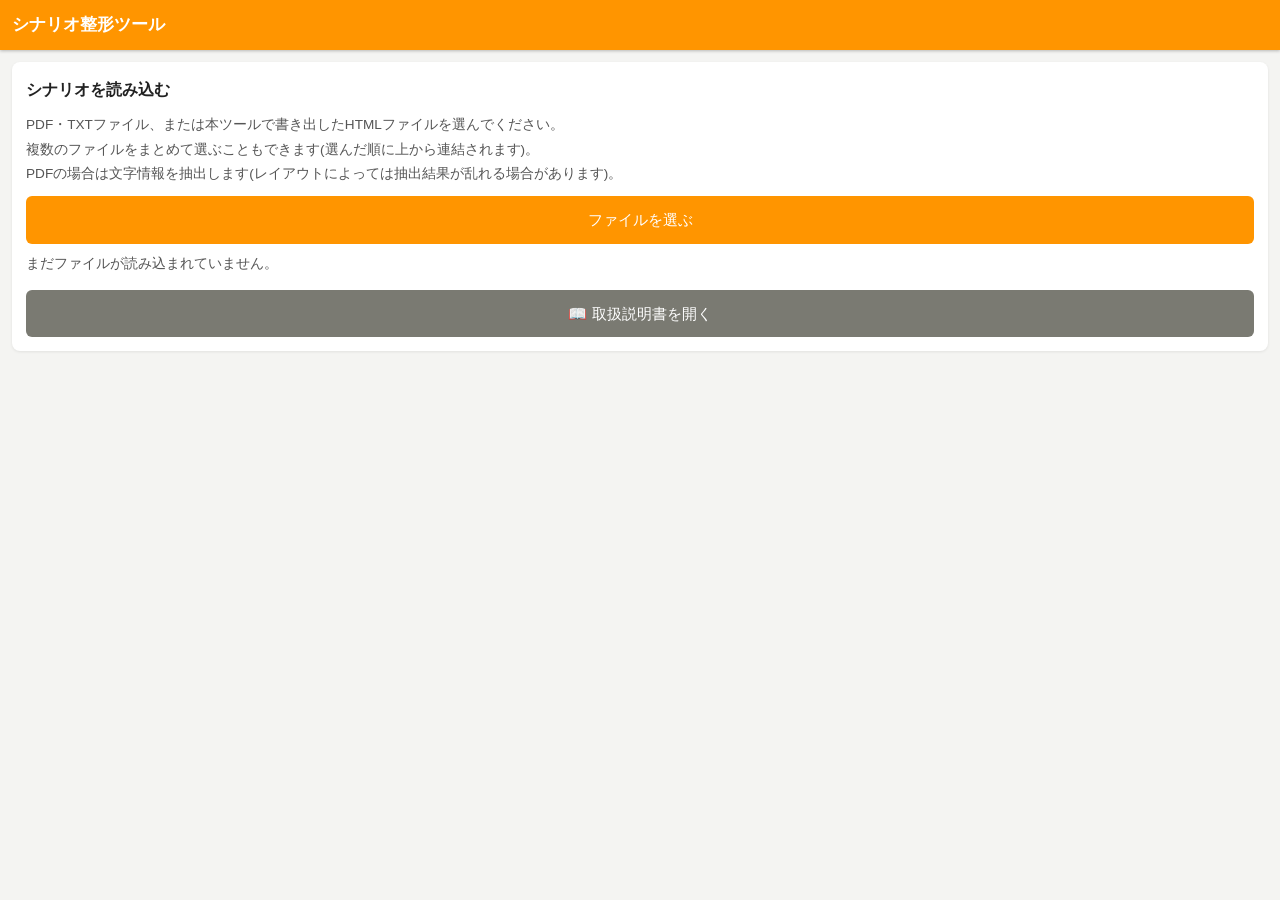
<file: index.html>
<!DOCTYPE html>
<html lang="ja">
<head>
<meta charset="UTF-8" />
<!-- 多層防御のためのCSP(2026-11-20のセキュリティ点検)。読み込むファイルは洗浄しているが、
     万一本文にイベントハンドラ属性(on*)やscriptが紛れ込んでも実行させず、外部への通信も禁止する。
     styleは本文の字下げ等でstyle属性を使うため'unsafe-inline'を許可している。 -->
<meta http-equiv="Content-Security-Policy" content="default-src 'self'; script-src 'self'; worker-src 'self'; style-src 'self' 'unsafe-inline'; img-src 'self' data: blob:; connect-src 'self'; font-src 'self'; manifest-src 'self'; object-src 'none'; base-uri 'none'; form-action 'none'" />
<meta name="viewport" content="width=device-width, initial-scale=1.0, maximum-scale=1.0" />
<title>シナリオ整形ツール</title>
<link rel="icon" href="icon.png?v=2" />
<link rel="apple-touch-icon" href="icon.png?v=2" />
<link rel="manifest" href="manifest.webmanifest" />
<meta name="theme-color" content="#ff9500" />
<meta name="apple-mobile-web-app-capable" content="yes" />
<meta name="apple-mobile-web-app-title" content="シナリオ整形ツール" />
<link rel="stylesheet" href="style.css?v=18" />
</head>
<body class="mode-edit">

<div class="app-chrome" id="app-chrome">
<header class="app-header">
  <h1 class="app-header__title">シナリオ整形ツール</h1>

  <div class="mode-switch" id="mode-switch" hidden>
    <button type="button" class="mode-switch__btn is-active" data-mode="edit" id="btn-mode-edit">編集</button>
    <button type="button" class="mode-switch__btn" data-mode="preview" id="btn-mode-preview">プレビュー</button>
  </div>

  <button type="button" class="app-header__menu-btn" id="btn-sidebar-open" hidden aria-label="メニューを開く">☰</button>
</header>

<!-- 編集用リボン(Word風、常時上部に固定表示。5.3。iPhone/iPad実機検証で、選択範囲に
     追従するミニツールバーがOS標準のコピー&ペーストのポップアップと重なってタップ
     できなくなる不具合が判明したため、2026-07-25にこの形式に変更した) -->
<div class="mini-toolbar" id="mini-toolbar" hidden>
  <!-- 狭い画面で多くのボタンを横スクロールせずに届かせるため、アイコンのみの表示にしている
       (2026-09-28、Mikoto要望)。ボタンの名前はtitle・aria-labelで持たせる。アイコンはMikoto作成の
       PNG(1色・背景透明)を、CSSのマスクとしてボタンの文字色で塗って表示する(style.cssの.ribbon-icon参照)。 -->
  <button type="button" id="btn-undo" title="元に戻す" aria-label="元に戻す" disabled><span class="ribbon-icon ribbon-icon--undo"></span></button>
  <!-- サイドバーが長くなりすぎたため、旧「編集ツール」セクションの機能をここへ移した
       (2026-07-27、Mikoto要望)。選択範囲を必要としない操作なので data-action は付けず、
       常時押せるようにしている。狭い画面でもスクロールせず届くよう前方に置く。 -->
  <button type="button" id="btn-find-toggle" title="検索・一括置換" aria-label="検索・一括置換"><span class="ribbon-icon ribbon-icon--find"></span></button>
  <button type="button" id="btn-insert-empty-line" title="カーソル位置に空行を挿入" aria-label="空行挿入"><span class="ribbon-icon ribbon-icon--empty-line"></span></button>
  <span class="mini-toolbar__sep"></span>
  <button type="button" data-action="heading" title="見出しにする" aria-label="見出し" disabled><span class="ribbon-icon ribbon-icon--heading"></span></button>
  <button type="button" data-action="copybtn" title="コピペボタン設置" aria-label="コピペボタン設置" disabled><span class="ribbon-icon ribbon-icon--copybtn"></span></button>
  <!-- コピー範囲の分割(5.12)。選択範囲ではなくカーソル位置で動くため data-action は持たず、
       コピー範囲の中にカーソルがあるときだけ押せる(updateSplitCopyButton) -->
  <button type="button" id="btn-split-copy" title="カーソル位置でコピー範囲を2つに分割" aria-label="コピー範囲を分割" disabled><span class="ribbon-icon ribbon-icon--split"></span></button>
  <button type="button" data-action="npc" title="選択範囲からNPCカードを作成" aria-label="NPCカード化" disabled><span class="ribbon-icon ribbon-icon--npc"></span></button>
  <button type="button" data-action="link" title="内部リンクを設定" aria-label="リンク" disabled><span class="ribbon-icon ribbon-icon--link"></span></button>
  <span class="mini-toolbar__sep"></span>
  <button type="button" data-action="bold" title="太字" disabled><b>B</b></button>
  <button type="button" data-action="italic" title="イタリック" disabled><i>I</i></button>
  <button type="button" data-action="underline" title="下線" disabled><u>U</u></button>
</div>

<!-- 検索・一括置換バー(5.16)。リボンの🔍で開閉する。検索と一括置換はボタンを分けたまま
     (2026-07-27、Mikoto要望により統合しない)。 -->
<div class="find-bar" id="find-bar" hidden>
  <div class="find-bar__row">
    <input type="text" class="find-bar__input" id="find-input" placeholder="検索する文字列" />
    <button type="button" class="find-bar__btn" id="btn-find-run">検索</button>
    <button type="button" class="find-bar__btn" id="btn-find-prev" title="前の一致箇所へ" disabled>↑</button>
    <button type="button" class="find-bar__btn" id="btn-find-next" title="次の一致箇所へ" disabled>↓</button>
    <button type="button" class="find-bar__btn find-bar__btn--close" id="btn-find-close" title="閉じる">×</button>
  </div>
  <div class="find-bar__row">
    <input type="text" class="find-bar__input" id="replace-input" placeholder="置換後の文字列" />
    <button type="button" class="find-bar__btn" id="btn-replace-all">一括置換</button>
  </div>
  <p class="find-bar__status" id="find-status"></p>
</div>
</div>

<div class="sidebar-backdrop" id="sidebar-backdrop" hidden></div>
<aside class="sidebar" id="sidebar" hidden>
  <div class="sidebar__header">
    <span class="sidebar__title" id="sidebar-title">メニュー</span>
    <button type="button" class="icon-btn" id="btn-sidebar-close" aria-label="閉じる">×</button>
  </div>
  <div class="sidebar__export" id="export-bar" hidden>
    <h3 class="sidebar-section__title">書き出し</h3>
    <div class="sidebar__export-row">
      <select id="export-format-select">
        <option value="html">HTML(セッション用)</option>
        <option value="markdown">Markdown(記録用)</option>
        <option value="text">テキスト(.txt)</option>
      </select>
      <button type="button" class="btn btn--secondary" id="btn-export-download">書き出す</button>
    </div>
    <!-- 上書き保存(5.14)。File System Access API対応ブラウザでHTMLを選んでいるときだけ表示する -->
    <p class="export-target" id="export-target" hidden></p>
    <button type="button" class="btn btn--secondary btn--small btn--block" id="btn-export-saveas" hidden>別名で保存</button>
    <!-- iPhone・iPad向け(5.14)。共有シートの「ファイルに保存」から、同名ファイルを置き換えられる -->
    <button type="button" class="btn btn--secondary btn--small btn--block" id="btn-export-share" hidden>共有して保存</button>
  </div>
  <div class="sidebar__body" id="sidebar-body"></div>
</aside>

<main>

  <!-- 読み込みエリア -->
  <section class="panel" id="section-load">
    <h2 class="panel__title">シナリオを読み込む</h2>
    <p class="panel__desc">
      PDF・TXTファイル、または本ツールで書き出したHTMLファイルを選んでください。<br>
      複数のファイルをまとめて選ぶこともできます(選んだ順に上から連結されます)。<br>
      PDFの場合は文字情報を抽出します(レイアウトによっては抽出結果が乱れる場合があります)。
    </p>
    <label class="btn btn--primary btn--block" for="file-input">ファイルを選ぶ</label>
    <input type="file" id="file-input" accept=".pdf,.txt,.html,application/pdf,text/plain,text/html" multiple hidden />
    <p class="load-status" id="load-status">まだファイルが読み込まれていません。</p>
    <!-- メニューの「別のファイルに入れ替える」でこの画面に戻ったときだけ表示する(2026-10-16) -->
    <button type="button" class="btn btn--secondary btn--block load-cancel" id="btn-load-cancel" hidden>キャンセル(編集中のシナリオに戻る)</button>
    <!-- 取扱説明書(2026-09-29、Mikoto要望)。メニュー最下部にも同じリンクがある -->
    <a class="btn btn--secondary btn--block manual-link" href="manual.html" target="_blank" rel="noopener">📖 取扱説明書を開く</a>

    <!-- 自動保存からの復元(5.17)。保存データがあるときだけ表示する -->
    <div class="resume" id="resume-panel" hidden>
      <h3 class="resume__title">前回の続き</h3>
      <p class="resume__desc">編集内容はこのブラウザ内に自動保存されています。続きから再開できます。</p>
      <div id="resume-list"></div>
    </div>
  </section>

  <!-- 編集エリア -->
  <section class="panel" id="section-editor" hidden>
    <p class="panel__desc">本文をドラッグして選択すると、上部のリボンのボタンで見出し化・文字装飾・コピペボタン設置ができます。</p>
    <div class="editor-body" id="editor-body" contenteditable="true" spellcheck="false"></div>
  </section>

  <!-- プレビューエリア -->
  <section class="panel panel--preview" id="section-preview" hidden>
    <div class="preview-layout">
      <div class="preview-content" id="preview-content"></div>
      <aside class="toc-panel" id="toc-panel-inline">
        <h3 class="toc-panel__title">目次</h3>
        <div id="toc-list-inline" class="toc-list"></div>
        <h3 class="toc-panel__title toc-panel__title--npc">NPCカード</h3>
        <div id="npc-cards-inline"></div>
      </aside>
    </div>
  </section>

</main>

<!-- 内部リンクのリンク先選択ピッカー -->
<div class="link-picker-backdrop" id="link-picker-backdrop" hidden></div>
<div class="link-picker" id="link-picker" hidden>
  <div class="link-picker__header">
    <span>リンク先を選択</span>
    <button type="button" class="icon-btn" id="btn-link-picker-close" aria-label="閉じる">×</button>
  </div>
  <div class="link-picker__body" id="link-picker-body"></div>
</div>

<!-- コピー成否のトースト通知 -->
<div class="toast" id="toast" hidden></div>

<!-- pdf.js 6.5.438(旧ブラウザ向けのlegacyビルド)。4.0以降はモジュール形式でしか配布されないため
     type="module"で読み込む。読み込むとglobalThis.pdfjsLibが定義される(2026-11-20更新) -->
<script type="module" src="vendor/pdfjs/pdf.min.mjs?v=6.5.438"></script>
<script src="app.js?v=41"></script>
</body>
</html>
</file>
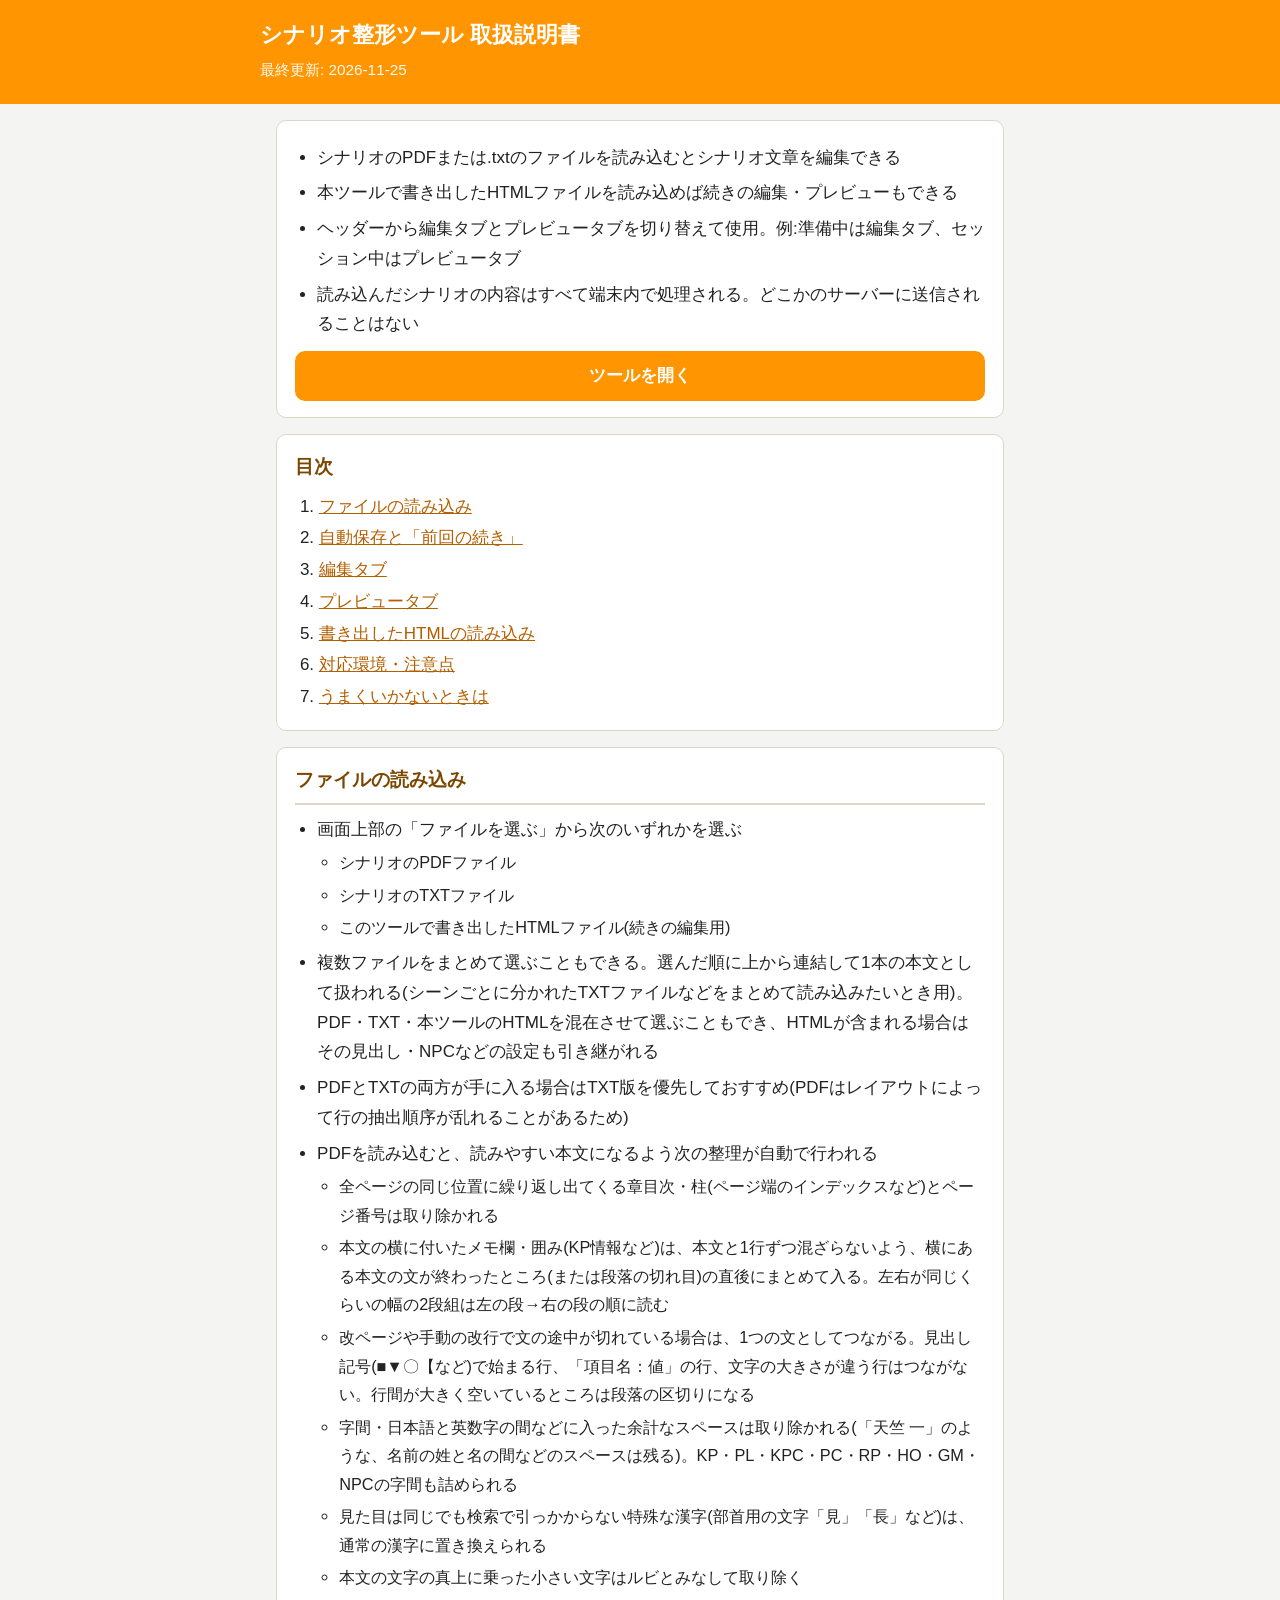
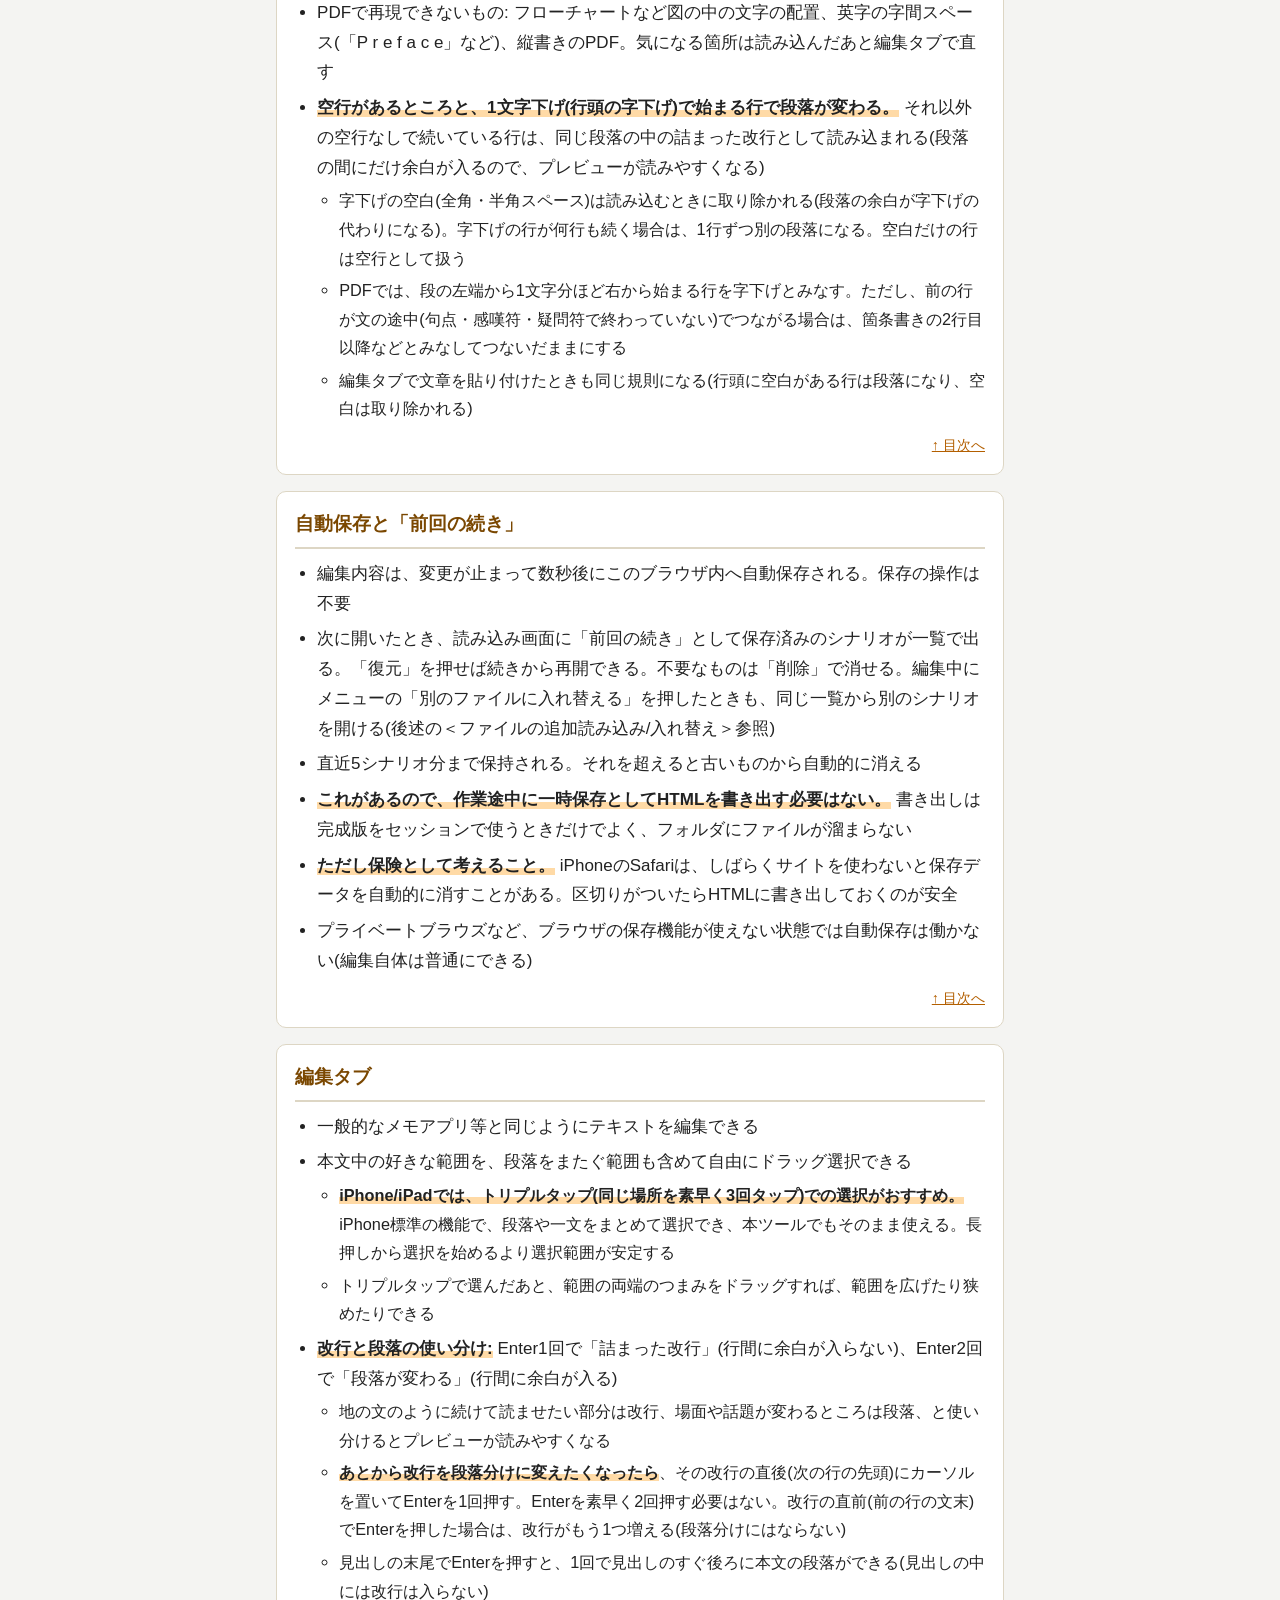
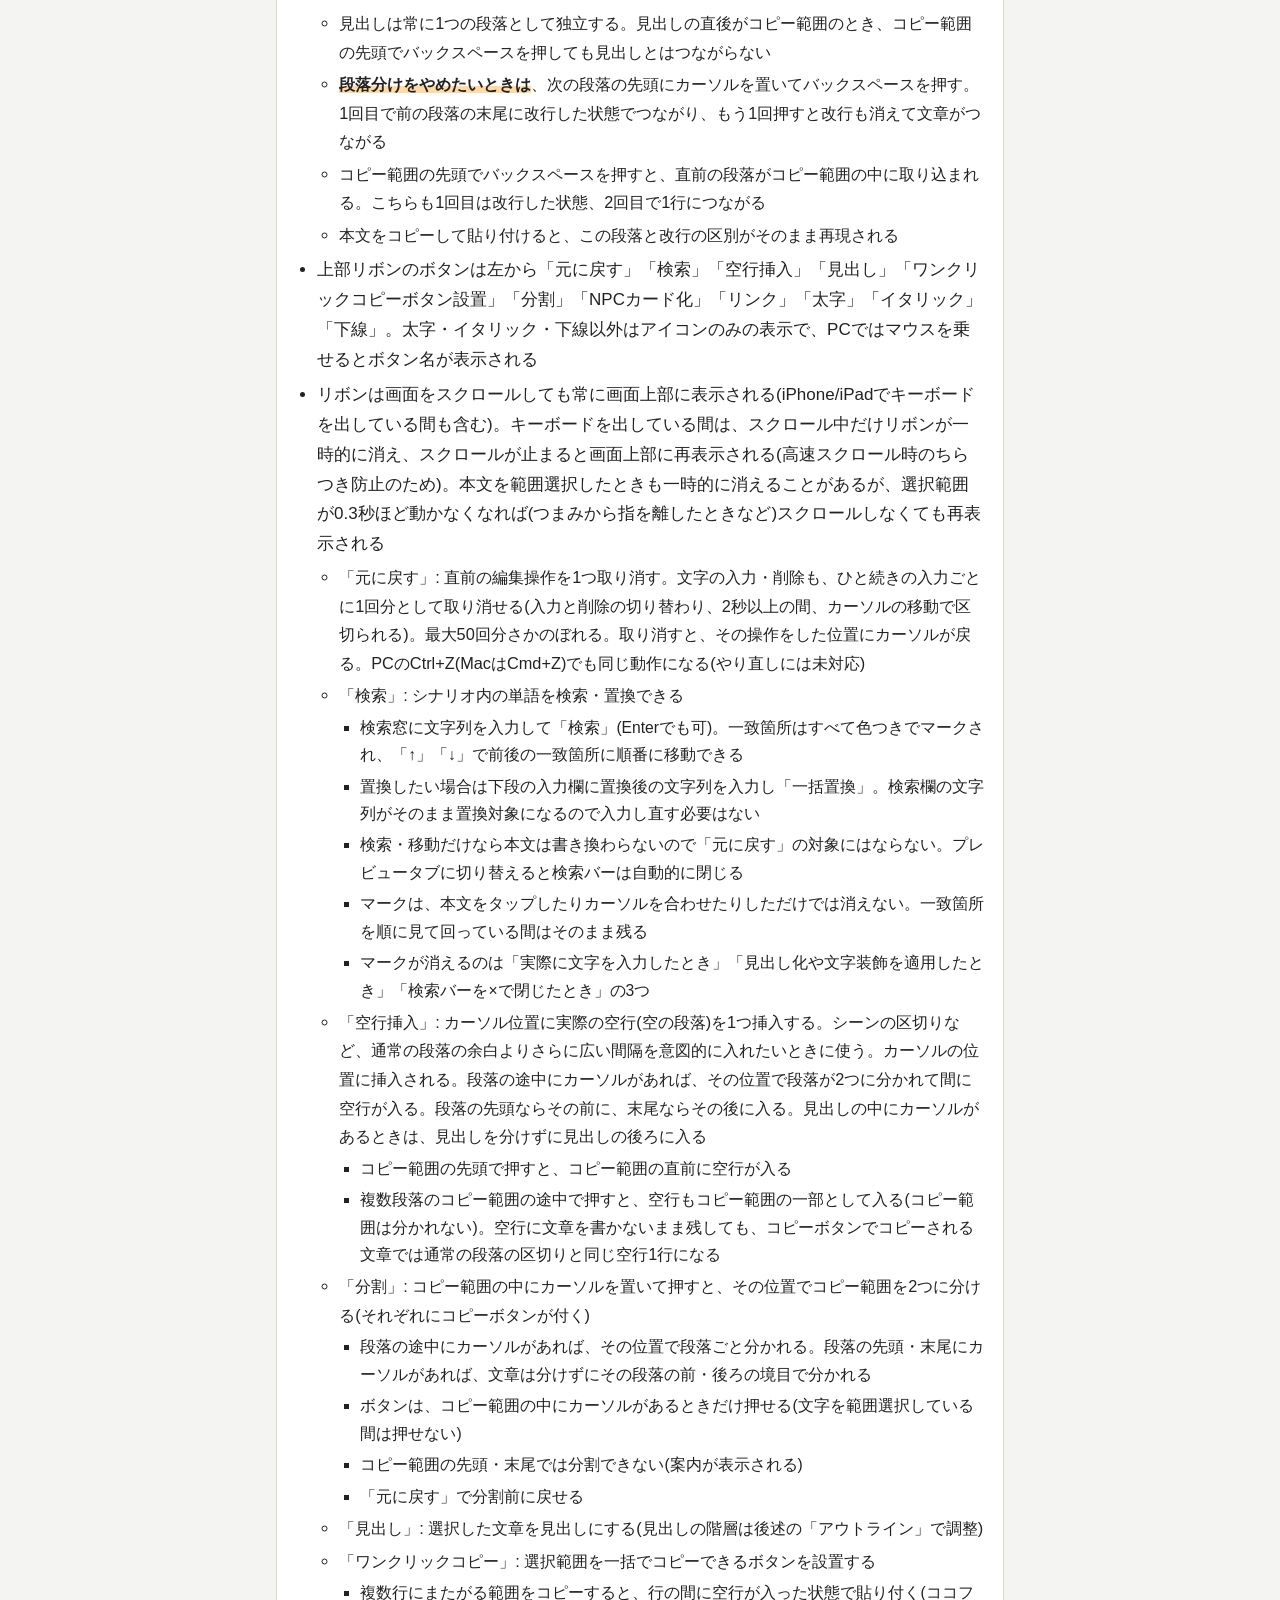
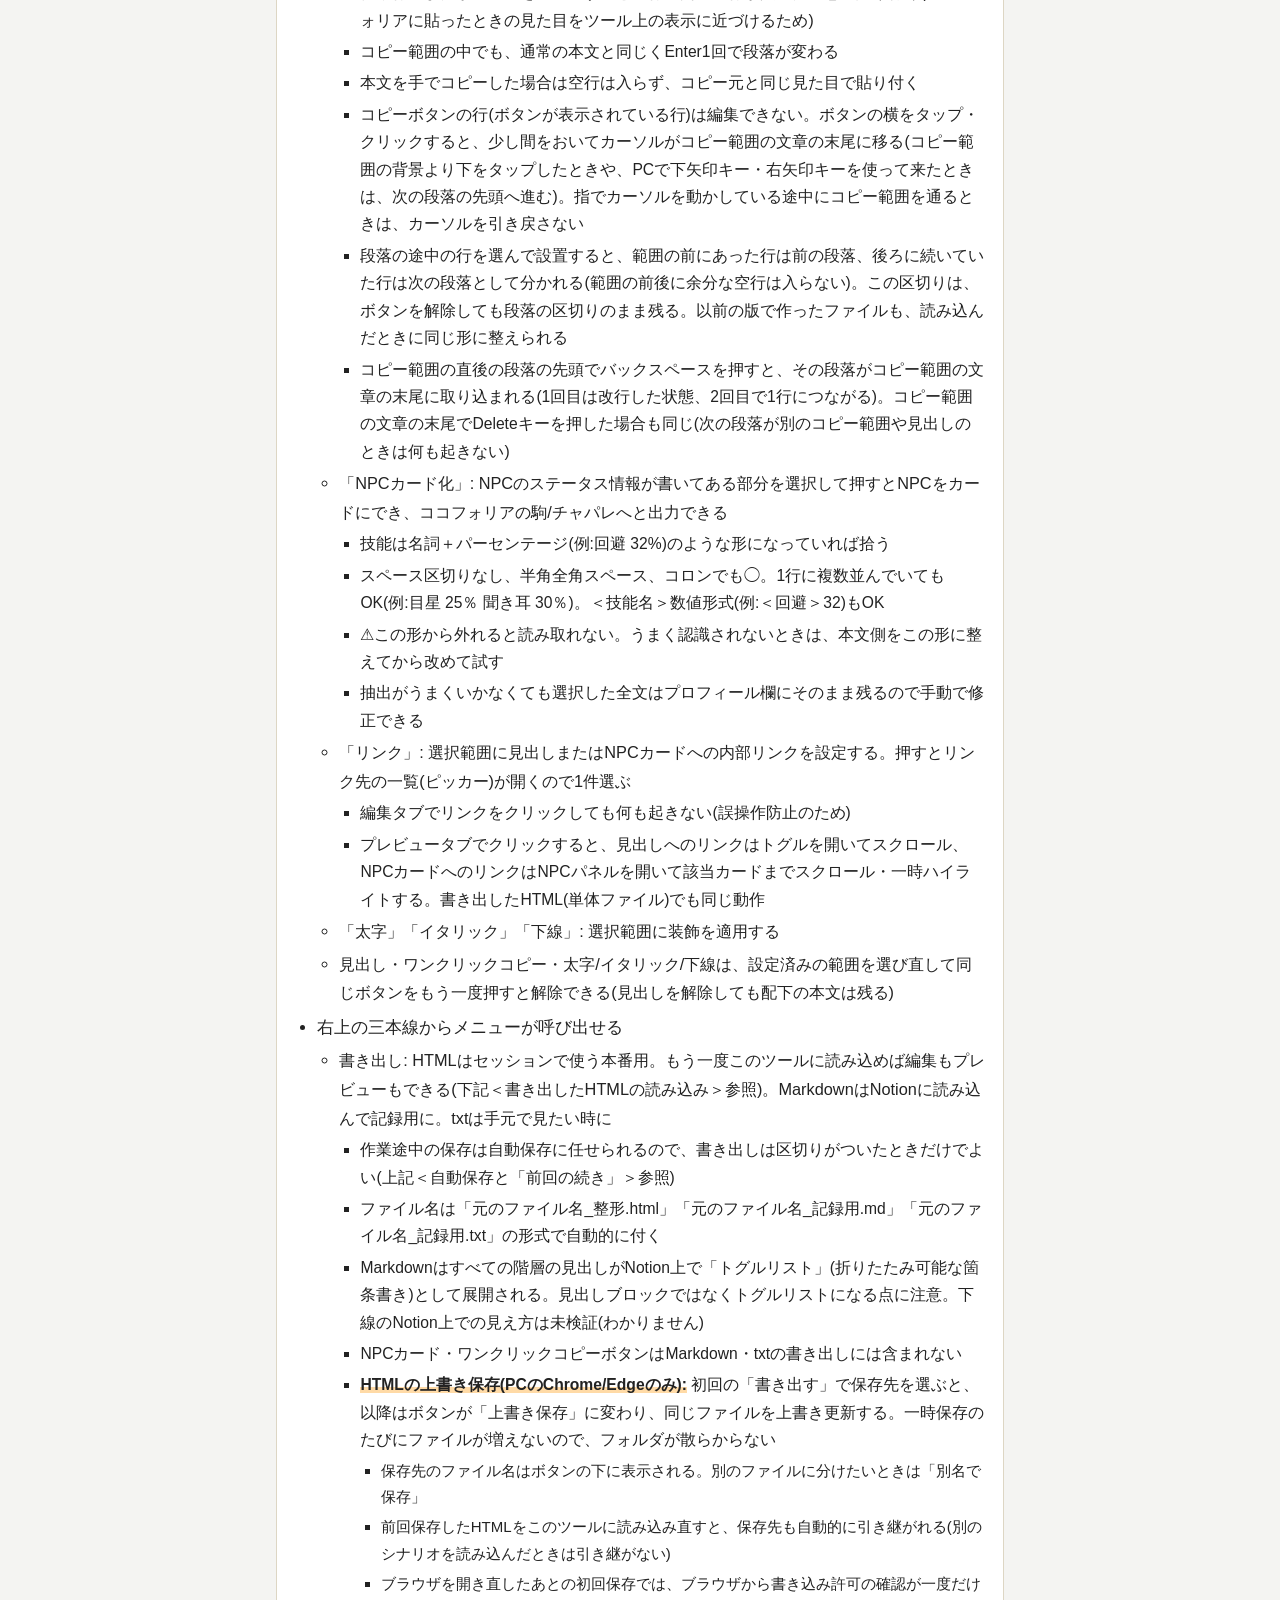
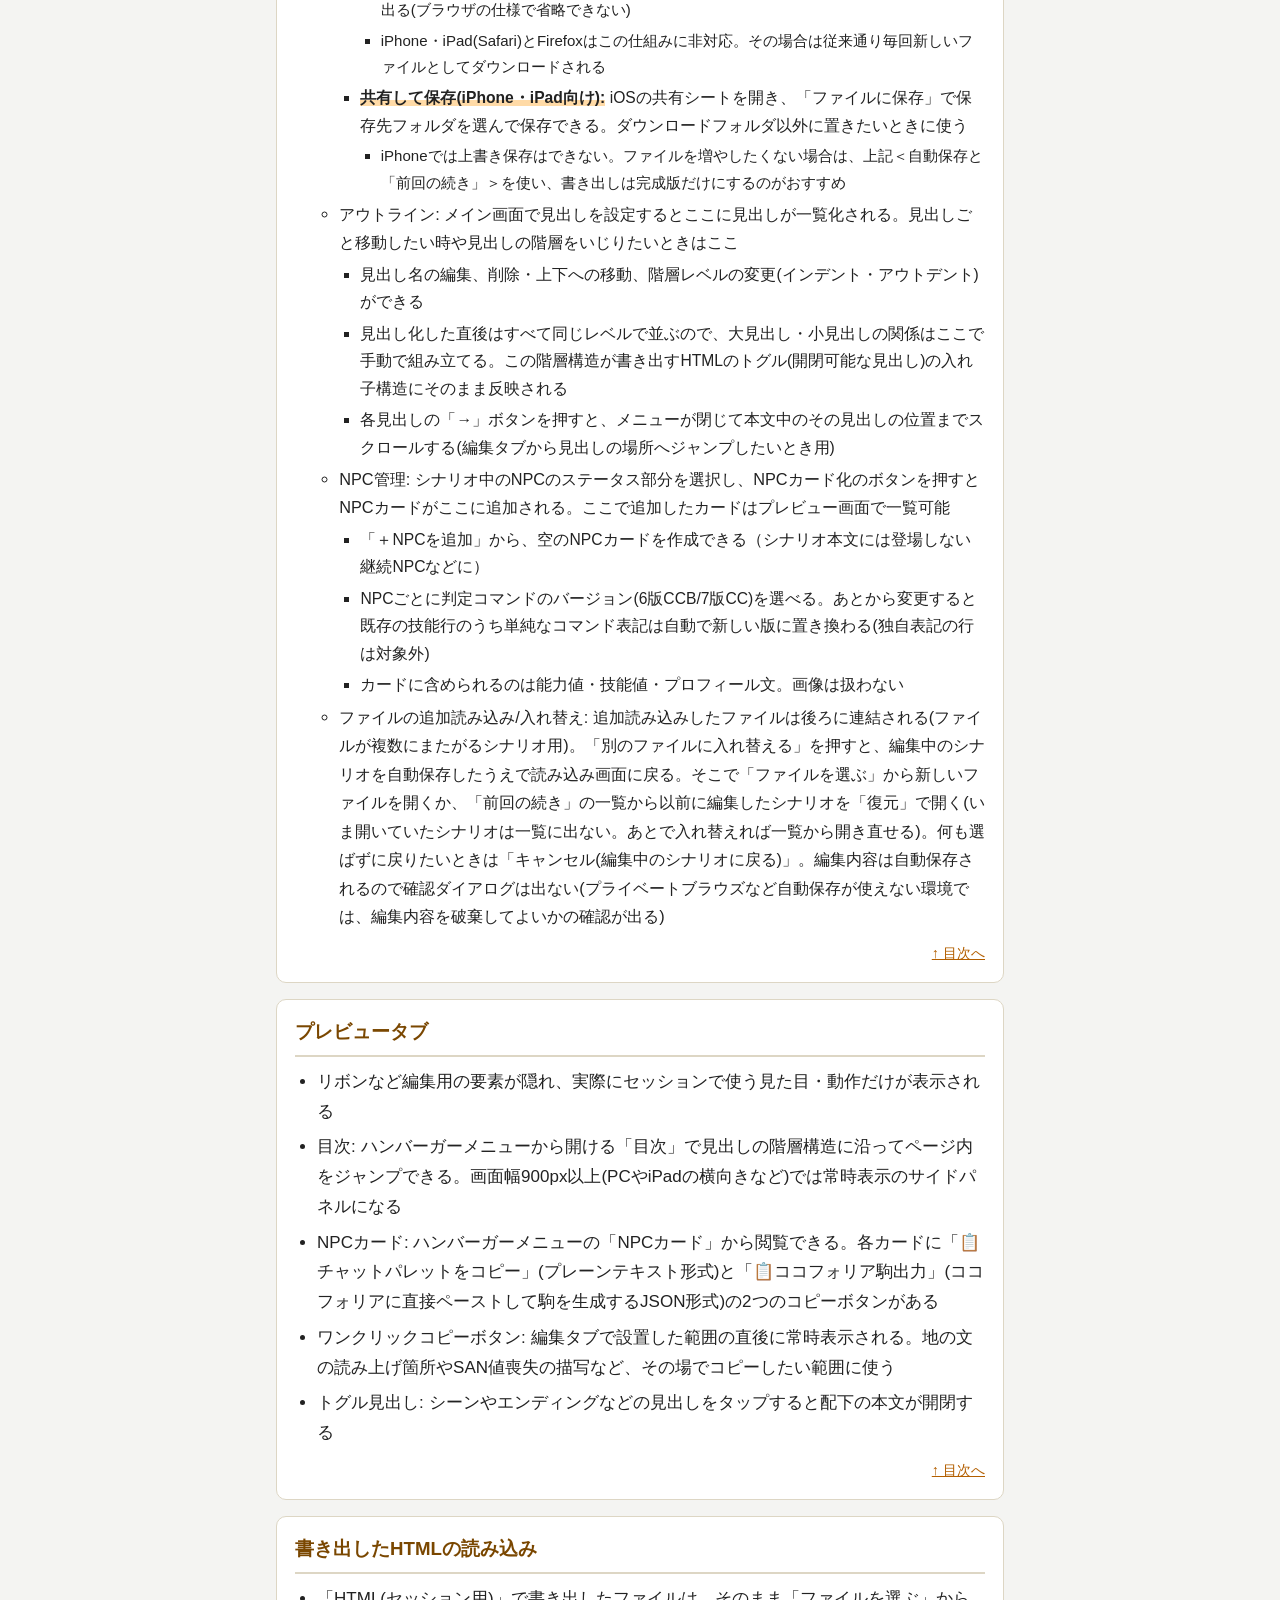
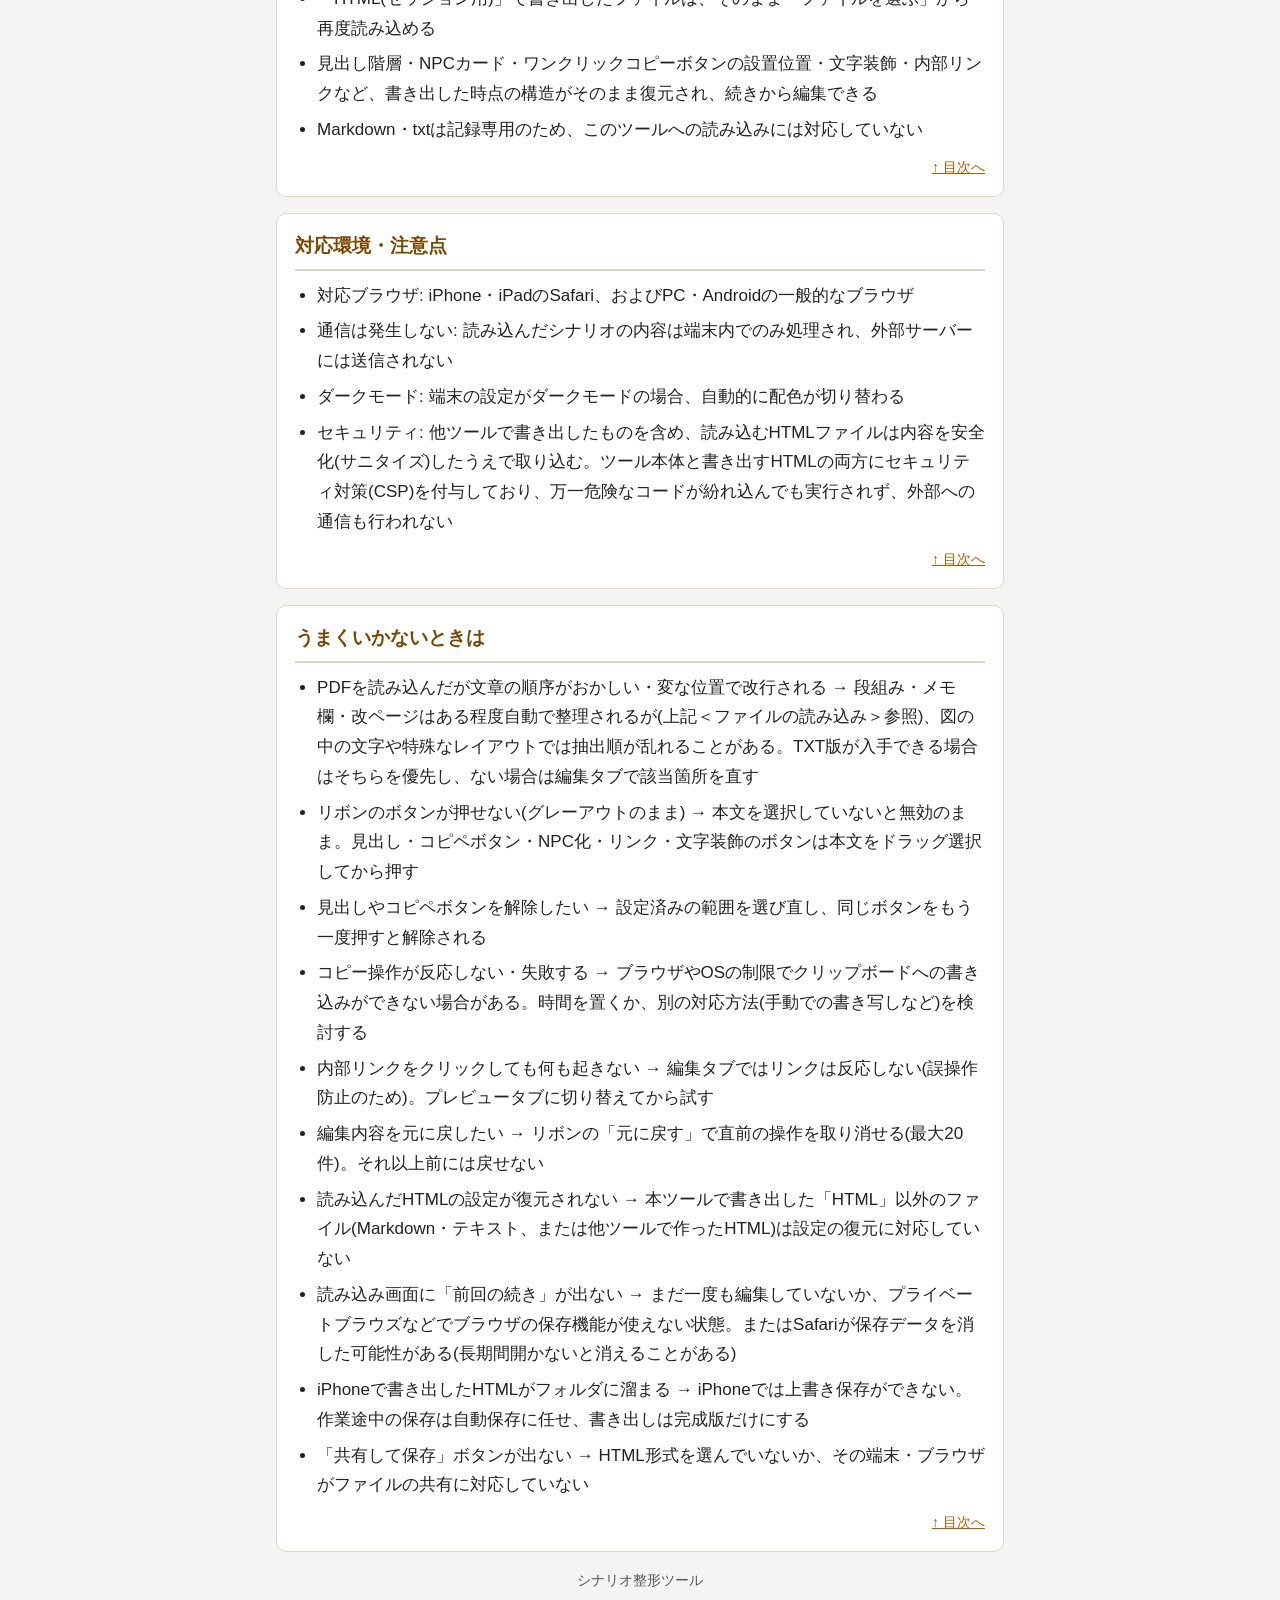
<file: manual.html>
<!DOCTYPE html>
<html lang="ja">
<head>
<meta charset="UTF-8" />
<meta name="viewport" content="width=device-width, initial-scale=1.0" />
<meta http-equiv="Content-Security-Policy" content="default-src 'none'; style-src 'unsafe-inline'; img-src 'self'; base-uri 'none'; form-action 'none'" />
<title>シナリオ整形ツール 取扱説明書</title>
<link rel="icon" href="icon.png?v=2" />
<link rel="apple-touch-icon" href="icon.png?v=2" />
<meta name="theme-color" content="#ff9500" />
<style>
:root {
  --color-bg: #f4f4f2;
  --color-surface: #ffffff;
  --color-border: #ddd6c4;
  --color-text: #222222;
  --color-text-sub: #555555;
  --color-link: #b35f00;
  --color-heading: #7a4700;
  --radius: 10px;
  font-size: 17px;
}
@media (prefers-color-scheme: dark) {
  :root {
    --color-bg: #1c1c1e;
    --color-surface: #28282c;
    --color-border: #47453c;
    --color-text: #e8e8e6;
    --color-text-sub: #b6b6b2;
    --color-link: #ffb340;
    --color-heading: #ffc770;
  }
}
* { box-sizing: border-box; }
html { scroll-behavior: smooth; }
body {
  margin: 0;
  background: var(--color-bg);
  color: var(--color-text);
  font-family: -apple-system, BlinkMacSystemFont, "Hiragino Sans", "Yu Gothic UI", sans-serif;
  line-height: 1.75;
  -webkit-text-size-adjust: 100%;
}
.app-header { background: #ff9500; color: #fff; padding: 20px 16px; }
.app-header__inner { max-width: 760px; margin: 0 auto; }
.app-header h1 { margin: 0; font-size: 1.3rem; line-height: 1.4; }
.app-header p { margin: 6px 0 0; font-size: 0.9rem; opacity: 0.95; }
main { max-width: 760px; margin: 0 auto; padding: 16px 16px 60px; }
.card {
  background: var(--color-surface);
  border: 1px solid var(--color-border);
  border-radius: var(--radius);
  padding: 16px 18px;
  margin-bottom: 16px;
}
.open-tool {
  display: flex; align-items: center; justify-content: center;
  min-height: 48px; margin-top: 12px; padding: 10px 16px;
  border-radius: var(--radius); background: #ff9500; color: #fff;
  font-weight: 600; text-decoration: none;
}
.toc h2, .sec h2 { margin: 0 0 8px; font-size: 1.1rem; color: var(--color-heading); }
.toc ol { margin: 0; padding-left: 1.4em; }
.toc li { margin: 2px 0; }
.sec { scroll-margin-top: 12px; }
.sec h2 { padding-bottom: 6px; border-bottom: 2px solid var(--color-border); margin-bottom: 10px; }
ul { margin: 0; padding-left: 1.3em; }
li { margin: 6px 0; }
li li { margin: 4px 0; font-size: 0.96em; }
a { color: var(--color-link); word-break: break-all; }
strong { background: linear-gradient(transparent 62%, rgba(255, 149, 0, 0.35) 62%); }
.to-top { display: block; text-align: right; font-size: 0.85rem; margin-top: 10px; }
footer { text-align: center; color: var(--color-text-sub); font-size: 0.82rem; }
</style>
</head>
<body>

<header class="app-header">
  <div class="app-header__inner">
    <h1>シナリオ整形ツール 取扱説明書</h1>
    <p>最終更新: 2026-11-25</p>
  </div>
</header>

<main id="top">
  <div class="card">
    <ul><li>シナリオのPDFまたは.txtのファイルを読み込むとシナリオ文章を編集できる</li><li>本ツールで書き出したHTMLファイルを読み込めば続きの編集・プレビューもできる</li><li>ヘッダーから編集タブとプレビュータブを切り替えて使用。例:準備中は編集タブ、セッション中はプレビュータブ</li><li>読み込んだシナリオの内容はすべて端末内で処理される。どこかのサーバーに送信されることはない</li></ul>
    <a class="open-tool" href="./">ツールを開く</a>
  </div>

  <nav class="card toc" aria-label="目次">
    <h2>目次</h2>
    <ol><li><a href="#sec-1">ファイルの読み込み</a></li><li><a href="#sec-2">自動保存と「前回の続き」</a></li><li><a href="#sec-3">編集タブ</a></li><li><a href="#sec-4">プレビュータブ</a></li><li><a href="#sec-5">書き出したHTMLの読み込み</a></li><li><a href="#sec-6">対応環境・注意点</a></li><li><a href="#sec-7">うまくいかないときは</a></li></ol>
  </nav>

  <div class="card-list"><section class="card sec" id="sec-1"><h2>ファイルの読み込み</h2><ul><li>画面上部の「ファイルを選ぶ」から次のいずれかを選ぶ<ul><li>シナリオのPDFファイル</li><li>シナリオのTXTファイル</li><li>このツールで書き出したHTMLファイル(続きの編集用)</li></ul></li><li>複数ファイルをまとめて選ぶこともできる。選んだ順に上から連結して1本の本文として扱われる(シーンごとに分かれたTXTファイルなどをまとめて読み込みたいとき用)。PDF・TXT・本ツールのHTMLを混在させて選ぶこともでき、HTMLが含まれる場合はその見出し・NPCなどの設定も引き継がれる</li><li>PDFとTXTの両方が手に入る場合はTXT版を優先しておすすめ(PDFはレイアウトによって行の抽出順序が乱れることがあるため)</li><li>PDFを読み込むと、読みやすい本文になるよう次の整理が自動で行われる<ul><li>全ページの同じ位置に繰り返し出てくる章目次・柱(ページ端のインデックスなど)とページ番号は取り除かれる</li><li>本文の横に付いたメモ欄・囲み(KP情報など)は、本文と1行ずつ混ざらないよう、横にある本文の文が終わったところ(または段落の切れ目)の直後にまとめて入る。左右が同じくらいの幅の2段組は左の段→右の段の順に読む</li><li>改ページや手動の改行で文の途中が切れている場合は、1つの文としてつながる。見出し記号(■▼〇【など)で始まる行、「項目名：値」の行、文字の大きさが違う行はつながない。行間が大きく空いているところは段落の区切りになる</li><li>字間・日本語と英数字の間などに入った余計なスペースは取り除かれる(「天竺 一」のような、名前の姓と名の間などのスペースは残る)。KP・PL・KPC・PC・RP・HO・GM・NPCの字間も詰められる</li><li>見た目は同じでも検索で引っかからない特殊な漢字(部首用の文字「⾒」「⻑」など)は、通常の漢字に置き換えられる</li><li>本文の文字の真上に乗った小さい文字はルビとみなして取り除く</li></ul></li><li>PDFで再現できないもの: フローチャートなど図の中の文字の配置、英字の字間スペース(「P r e f a c e」など)、縦書きのPDF。気になる箇所は読み込んだあと編集タブで直す</li><li><strong>空行があるところと、1文字下げ(行頭の字下げ)で始まる行で段落が変わる。</strong> それ以外の空行なしで続いている行は、同じ段落の中の詰まった改行として読み込まれる(段落の間にだけ余白が入るので、プレビューが読みやすくなる)<ul><li>字下げの空白(全角・半角スペース)は読み込むときに取り除かれる(段落の余白が字下げの代わりになる)。字下げの行が何行も続く場合は、1行ずつ別の段落になる。空白だけの行は空行として扱う</li><li>PDFでは、段の左端から1文字分ほど右から始まる行を字下げとみなす。ただし、前の行が文の途中(句点・感嘆符・疑問符で終わっていない)でつながる場合は、箇条書きの2行目以降などとみなしてつないだままにする</li><li>編集タブで文章を貼り付けたときも同じ規則になる(行頭に空白がある行は段落になり、空白は取り除かれる)</li></ul></li></ul><a class="to-top" href="#top">↑ 目次へ</a></section>
<section class="card sec" id="sec-2"><h2>自動保存と「前回の続き」</h2><ul><li>編集内容は、変更が止まって数秒後にこのブラウザ内へ自動保存される。保存の操作は不要</li><li>次に開いたとき、読み込み画面に「前回の続き」として保存済みのシナリオが一覧で出る。「復元」を押せば続きから再開できる。不要なものは「削除」で消せる。編集中にメニューの「別のファイルに入れ替える」を押したときも、同じ一覧から別のシナリオを開ける(後述の＜ファイルの追加読み込み/入れ替え＞参照)</li><li>直近5シナリオ分まで保持される。それを超えると古いものから自動的に消える</li><li><strong>これがあるので、作業途中に一時保存としてHTMLを書き出す必要はない。</strong> 書き出しは完成版をセッションで使うときだけでよく、フォルダにファイルが溜まらない</li><li><strong>ただし保険として考えること。</strong> iPhoneのSafariは、しばらくサイトを使わないと保存データを自動的に消すことがある。区切りがついたらHTMLに書き出しておくのが安全</li><li>プライベートブラウズなど、ブラウザの保存機能が使えない状態では自動保存は働かない(編集自体は普通にできる)</li></ul><a class="to-top" href="#top">↑ 目次へ</a></section>
<section class="card sec" id="sec-3"><h2>編集タブ</h2><ul><li>一般的なメモアプリ等と同じようにテキストを編集できる</li><li>本文中の好きな範囲を、段落をまたぐ範囲も含めて自由にドラッグ選択できる<ul><li><strong>iPhone/iPadでは、トリプルタップ(同じ場所を素早く3回タップ)での選択がおすすめ。</strong> iPhone標準の機能で、段落や一文をまとめて選択でき、本ツールでもそのまま使える。長押しから選択を始めるより選択範囲が安定する</li><li>トリプルタップで選んだあと、範囲の両端のつまみをドラッグすれば、範囲を広げたり狭めたりできる</li></ul></li><li><strong>改行と段落の使い分け:</strong> Enter1回で「詰まった改行」(行間に余白が入らない)、Enter2回で「段落が変わる」(行間に余白が入る)<ul><li>地の文のように続けて読ませたい部分は改行、場面や話題が変わるところは段落、と使い分けるとプレビューが読みやすくなる</li><li><strong>あとから改行を段落分けに変えたくなったら</strong>、その改行の直後(次の行の先頭)にカーソルを置いてEnterを1回押す。Enterを素早く2回押す必要はない。改行の直前(前の行の文末)でEnterを押した場合は、改行がもう1つ増える(段落分けにはならない)</li><li>見出しの末尾でEnterを押すと、1回で見出しのすぐ後ろに本文の段落ができる(見出しの中には改行は入らない)</li><li>見出しは常に1つの段落として独立する。見出しの直後がコピー範囲のとき、コピー範囲の先頭でバックスペースを押しても見出しとはつながらない</li><li><strong>段落分けをやめたいときは</strong>、次の段落の先頭にカーソルを置いてバックスペースを押す。1回目で前の段落の末尾に改行した状態でつながり、もう1回押すと改行も消えて文章がつながる</li><li>コピー範囲の先頭でバックスペースを押すと、直前の段落がコピー範囲の中に取り込まれる。こちらも1回目は改行した状態、2回目で1行につながる</li><li>本文をコピーして貼り付けると、この段落と改行の区別がそのまま再現される</li></ul></li><li>上部リボンのボタンは左から「元に戻す」「検索」「空行挿入」「見出し」「ワンクリックコピーボタン設置」「分割」「NPCカード化」「リンク」「太字」「イタリック」「下線」。太字・イタリック・下線以外はアイコンのみの表示で、PCではマウスを乗せるとボタン名が表示される</li><li>リボンは画面をスクロールしても常に画面上部に表示される(iPhone/iPadでキーボードを出している間も含む)。キーボードを出している間は、スクロール中だけリボンが一時的に消え、スクロールが止まると画面上部に再表示される(高速スクロール時のちらつき防止のため)。本文を範囲選択したときも一時的に消えることがあるが、選択範囲が0.3秒ほど動かなくなれば(つまみから指を離したときなど)スクロールしなくても再表示される<ul><li>「元に戻す」: 直前の編集操作を1つ取り消す。文字の入力・削除も、ひと続きの入力ごとに1回分として取り消せる(入力と削除の切り替わり、2秒以上の間、カーソルの移動で区切られる)。最大50回分さかのぼれる。取り消すと、その操作をした位置にカーソルが戻る。PCのCtrl+Z(MacはCmd+Z)でも同じ動作になる(やり直しには未対応)</li><li>「検索」: シナリオ内の単語を検索・置換できる<ul><li>検索窓に文字列を入力して「検索」(Enterでも可)。一致箇所はすべて色つきでマークされ、「↑」「↓」で前後の一致箇所に順番に移動できる</li><li>置換したい場合は下段の入力欄に置換後の文字列を入力し「一括置換」。検索欄の文字列がそのまま置換対象になるので入力し直す必要はない</li><li>検索・移動だけなら本文は書き換わらないので「元に戻す」の対象にはならない。プレビュータブに切り替えると検索バーは自動的に閉じる</li><li>マークは、本文をタップしたりカーソルを合わせたりしただけでは消えない。一致箇所を順に見て回っている間はそのまま残る</li><li>マークが消えるのは「実際に文字を入力したとき」「見出し化や文字装飾を適用したとき」「検索バーを&#215;で閉じたとき」の3つ</li></ul></li><li>「空行挿入」: カーソル位置に実際の空行(空の段落)を1つ挿入する。シーンの区切りなど、通常の段落の余白よりさらに広い間隔を意図的に入れたいときに使う。カーソルの位置に挿入される。段落の途中にカーソルがあれば、その位置で段落が2つに分かれて間に空行が入る。段落の先頭ならその前に、末尾ならその後に入る。見出しの中にカーソルがあるときは、見出しを分けずに見出しの後ろに入る<ul><li>コピー範囲の先頭で押すと、コピー範囲の直前に空行が入る</li><li>複数段落のコピー範囲の途中で押すと、空行もコピー範囲の一部として入る(コピー範囲は分かれない)。空行に文章を書かないまま残しても、コピーボタンでコピーされる文章では通常の段落の区切りと同じ空行1行になる</li></ul></li><li>「分割」: コピー範囲の中にカーソルを置いて押すと、その位置でコピー範囲を2つに分ける(それぞれにコピーボタンが付く)<ul><li>段落の途中にカーソルがあれば、その位置で段落ごと分かれる。段落の先頭・末尾にカーソルがあれば、文章は分けずにその段落の前・後ろの境目で分かれる</li><li>ボタンは、コピー範囲の中にカーソルがあるときだけ押せる(文字を範囲選択している間は押せない)</li><li>コピー範囲の先頭・末尾では分割できない(案内が表示される)</li><li>「元に戻す」で分割前に戻せる</li></ul></li><li>「見出し」: 選択した文章を見出しにする(見出しの階層は後述の「アウトライン」で調整)</li><li>「ワンクリックコピー」: 選択範囲を一括でコピーできるボタンを設置する<ul><li>複数行にまたがる範囲をコピーすると、行の間に空行が入った状態で貼り付く(ココフォリアに貼ったときの見た目をツール上の表示に近づけるため)</li><li>コピー範囲の中でも、通常の本文と同じくEnter1回で段落が変わる</li><li>本文を手でコピーした場合は空行は入らず、コピー元と同じ見た目で貼り付く</li><li>コピーボタンの行(ボタンが表示されている行)は編集できない。ボタンの横をタップ・クリックすると、少し間をおいてカーソルがコピー範囲の文章の末尾に移る(コピー範囲の背景より下をタップしたときや、PCで下矢印キー・右矢印キーを使って来たときは、次の段落の先頭へ進む)。指でカーソルを動かしている途中にコピー範囲を通るときは、カーソルを引き戻さない</li><li>段落の途中の行を選んで設置すると、範囲の前にあった行は前の段落、後ろに続いていた行は次の段落として分かれる(範囲の前後に余分な空行は入らない)。この区切りは、ボタンを解除しても段落の区切りのまま残る。以前の版で作ったファイルも、読み込んだときに同じ形に整えられる</li><li>コピー範囲の直後の段落の先頭でバックスペースを押すと、その段落がコピー範囲の文章の末尾に取り込まれる(1回目は改行した状態、2回目で1行につながる)。コピー範囲の文章の末尾でDeleteキーを押した場合も同じ(次の段落が別のコピー範囲や見出しのときは何も起きない)</li></ul></li><li>「NPCカード化」: NPCのステータス情報が書いてある部分を選択して押すとNPCをカードにでき、ココフォリアの駒/チャパレへと出力できる<ul><li>技能は名詞＋パーセンテージ(例:回避 32%)のような形になっていれば拾う</li><li>スペース区切りなし、半角全角スペース、コロンでも◯。1行に複数並んでいてもOK(例:目星 25％ 聞き耳 30％)。＜技能名＞数値形式(例:＜回避＞32)もOK</li><li>⚠この形から外れると読み取れない。うまく認識されないときは、本文側をこの形に整えてから改めて試す</li><li>抽出がうまくいかなくても選択した全文はプロフィール欄にそのまま残るので手動で修正できる</li></ul></li><li>「リンク」: 選択範囲に見出しまたはNPCカードへの内部リンクを設定する。押すとリンク先の一覧(ピッカー)が開くので1件選ぶ<ul><li>編集タブでリンクをクリックしても何も起きない(誤操作防止のため)</li><li>プレビュータブでクリックすると、見出しへのリンクはトグルを開いてスクロール、NPCカードへのリンクはNPCパネルを開いて該当カードまでスクロール・一時ハイライトする。書き出したHTML(単体ファイル)でも同じ動作</li></ul></li><li>「太字」「イタリック」「下線」: 選択範囲に装飾を適用する</li><li>見出し・ワンクリックコピー・太字/イタリック/下線は、設定済みの範囲を選び直して同じボタンをもう一度押すと解除できる(見出しを解除しても配下の本文は残る)</li></ul></li><li>右上の三本線からメニューが呼び出せる<ul><li>書き出し: HTMLはセッションで使う本番用。もう一度このツールに読み込めば編集もプレビューもできる(下記＜書き出したHTMLの読み込み＞参照)。MarkdownはNotionに読み込んで記録用に。txtは手元で見たい時に<ul><li>作業途中の保存は自動保存に任せられるので、書き出しは区切りがついたときだけでよい(上記＜自動保存と「前回の続き」＞参照)</li><li>ファイル名は「元のファイル名_整形.html」「元のファイル名_記録用.md」「元のファイル名_記録用.txt」の形式で自動的に付く</li><li>Markdownはすべての階層の見出しがNotion上で「トグルリスト」(折りたたみ可能な箇条書き)として展開される。見出しブロックではなくトグルリストになる点に注意。下線のNotion上での見え方は未検証(わかりません)</li><li>NPCカード・ワンクリックコピーボタンはMarkdown・txtの書き出しには含まれない</li><li><strong>HTMLの上書き保存(PCのChrome/Edgeのみ):</strong> 初回の「書き出す」で保存先を選ぶと、以降はボタンが「上書き保存」に変わり、同じファイルを上書き更新する。一時保存のたびにファイルが増えないので、フォルダが散らからない<ul><li>保存先のファイル名はボタンの下に表示される。別のファイルに分けたいときは「別名で保存」</li><li>前回保存したHTMLをこのツールに読み込み直すと、保存先も自動的に引き継がれる(別のシナリオを読み込んだときは引き継がない)</li><li>ブラウザを開き直したあとの初回保存では、ブラウザから書き込み許可の確認が一度だけ出る(ブラウザの仕様で省略できない)</li><li>iPhone・iPad(Safari)とFirefoxはこの仕組みに非対応。その場合は従来通り毎回新しいファイルとしてダウンロードされる</li></ul></li><li><strong>共有して保存(iPhone・iPad向け):</strong> iOSの共有シートを開き、「ファイルに保存」で保存先フォルダを選んで保存できる。ダウンロードフォルダ以外に置きたいときに使う<ul><li>iPhoneでは上書き保存はできない。ファイルを増やしたくない場合は、上記＜自動保存と「前回の続き」＞を使い、書き出しは完成版だけにするのがおすすめ</li></ul></li></ul></li><li>アウトライン: メイン画面で見出しを設定するとここに見出しが一覧化される。見出しごと移動したい時や見出しの階層をいじりたいときはここ<ul><li>見出し名の編集、削除・上下への移動、階層レベルの変更(インデント・アウトデント)ができる</li><li>見出し化した直後はすべて同じレベルで並ぶので、大見出し・小見出しの関係はここで手動で組み立てる。この階層構造が書き出すHTMLのトグル(開閉可能な見出し)の入れ子構造にそのまま反映される</li><li>各見出しの「→」ボタンを押すと、メニューが閉じて本文中のその見出しの位置までスクロールする(編集タブから見出しの場所へジャンプしたいとき用)</li></ul></li><li>NPC管理: シナリオ中のNPCのステータス部分を選択し、NPCカード化のボタンを押すとNPCカードがここに追加される。ここで追加したカードはプレビュー画面で一覧可能<ul><li>「＋NPCを追加」から、空のNPCカードを作成できる（シナリオ本文には登場しない継続NPCなどに）</li><li>NPCごとに判定コマンドのバージョン(6版CCB/7版CC)を選べる。あとから変更すると既存の技能行のうち単純なコマンド表記は自動で新しい版に置き換わる(独自表記の行は対象外)</li><li>カードに含められるのは能力値・技能値・プロフィール文。画像は扱わない</li></ul></li><li>ファイルの追加読み込み/入れ替え: 追加読み込みしたファイルは後ろに連結される(ファイルが複数にまたがるシナリオ用)。「別のファイルに入れ替える」を押すと、編集中のシナリオを自動保存したうえで読み込み画面に戻る。そこで「ファイルを選ぶ」から新しいファイルを開くか、「前回の続き」の一覧から以前に編集したシナリオを「復元」で開く(いま開いていたシナリオは一覧に出ない。あとで入れ替えれば一覧から開き直せる)。何も選ばずに戻りたいときは「キャンセル(編集中のシナリオに戻る)」。編集内容は自動保存されるので確認ダイアログは出ない(プライベートブラウズなど自動保存が使えない環境では、編集内容を破棄してよいかの確認が出る)</li></ul></li></ul><a class="to-top" href="#top">↑ 目次へ</a></section>
<section class="card sec" id="sec-4"><h2>プレビュータブ</h2><ul><li>リボンなど編集用の要素が隠れ、実際にセッションで使う見た目・動作だけが表示される</li><li>目次: ハンバーガーメニューから開ける「目次」で見出しの階層構造に沿ってページ内をジャンプできる。画面幅900px以上(PCやiPadの横向きなど)では常時表示のサイドパネルになる</li><li>NPCカード: ハンバーガーメニューの「NPCカード」から閲覧できる。各カードに「📋チャットパレットをコピー」(プレーンテキスト形式)と「📋ココフォリア駒出力」(ココフォリアに直接ペーストして駒を生成するJSON形式)の2つのコピーボタンがある</li><li>ワンクリックコピーボタン: 編集タブで設置した範囲の直後に常時表示される。地の文の読み上げ箇所やSAN値喪失の描写など、その場でコピーしたい範囲に使う</li><li>トグル見出し: シーンやエンディングなどの見出しをタップすると配下の本文が開閉する</li></ul><a class="to-top" href="#top">↑ 目次へ</a></section>
<section class="card sec" id="sec-5"><h2>書き出したHTMLの読み込み</h2><ul><li>「HTML(セッション用)」で書き出したファイルは、そのまま「ファイルを選ぶ」から再度読み込める</li><li>見出し階層・NPCカード・ワンクリックコピーボタンの設置位置・文字装飾・内部リンクなど、書き出した時点の構造がそのまま復元され、続きから編集できる</li><li>Markdown・txtは記録専用のため、このツールへの読み込みには対応していない</li></ul><a class="to-top" href="#top">↑ 目次へ</a></section>
<section class="card sec" id="sec-6"><h2>対応環境・注意点</h2><ul><li>対応ブラウザ: iPhone・iPadのSafari、およびPC・Androidの一般的なブラウザ</li><li>通信は発生しない: 読み込んだシナリオの内容は端末内でのみ処理され、外部サーバーには送信されない</li><li>ダークモード: 端末の設定がダークモードの場合、自動的に配色が切り替わる</li><li>セキュリティ: 他ツールで書き出したものを含め、読み込むHTMLファイルは内容を安全化(サニタイズ)したうえで取り込む。ツール本体と書き出すHTMLの両方にセキュリティ対策(CSP)を付与しており、万一危険なコードが紛れ込んでも実行されず、外部への通信も行われない</li></ul><a class="to-top" href="#top">↑ 目次へ</a></section>
<section class="card sec" id="sec-7"><h2>うまくいかないときは</h2><ul><li>PDFを読み込んだが文章の順序がおかしい・変な位置で改行される  → 段組み・メモ欄・改ページはある程度自動で整理されるが(上記＜ファイルの読み込み＞参照)、図の中の文字や特殊なレイアウトでは抽出順が乱れることがある。TXT版が入手できる場合はそちらを優先し、ない場合は編集タブで該当箇所を直す</li><li>リボンのボタンが押せない(グレーアウトのまま) → 本文を選択していないと無効のまま。見出し・コピペボタン・NPC化・リンク・文字装飾のボタンは本文をドラッグ選択してから押す</li><li>見出しやコピペボタンを解除したい → 設定済みの範囲を選び直し、同じボタンをもう一度押すと解除される</li><li>コピー操作が反応しない・失敗する → ブラウザやOSの制限でクリップボードへの書き込みができない場合がある。時間を置くか、別の対応方法(手動での書き写しなど)を検討する</li><li>内部リンクをクリックしても何も起きない → 編集タブではリンクは反応しない(誤操作防止のため)。プレビュータブに切り替えてから試す</li><li>編集内容を元に戻したい → リボンの「元に戻す」で直前の操作を取り消せる(最大20件)。それ以上前には戻せない</li><li>読み込んだHTMLの設定が復元されない → 本ツールで書き出した「HTML」以外のファイル(Markdown・テキスト、または他ツールで作ったHTML)は設定の復元に対応していない</li><li>読み込み画面に「前回の続き」が出ない → まだ一度も編集していないか、プライベートブラウズなどでブラウザの保存機能が使えない状態。またはSafariが保存データを消した可能性がある(長期間開かないと消えることがある)</li><li>iPhoneで書き出したHTMLがフォルダに溜まる → iPhoneでは上書き保存ができない。作業途中の保存は自動保存に任せ、書き出しは完成版だけにする</li><li>「共有して保存」ボタンが出ない → HTML形式を選んでいないか、その端末・ブラウザがファイルの共有に対応していない</li></ul><a class="to-top" href="#top">↑ 目次へ</a></section></div>

  <footer>シナリオ整形ツール</footer>
</main>

</body>
</html>
</file>
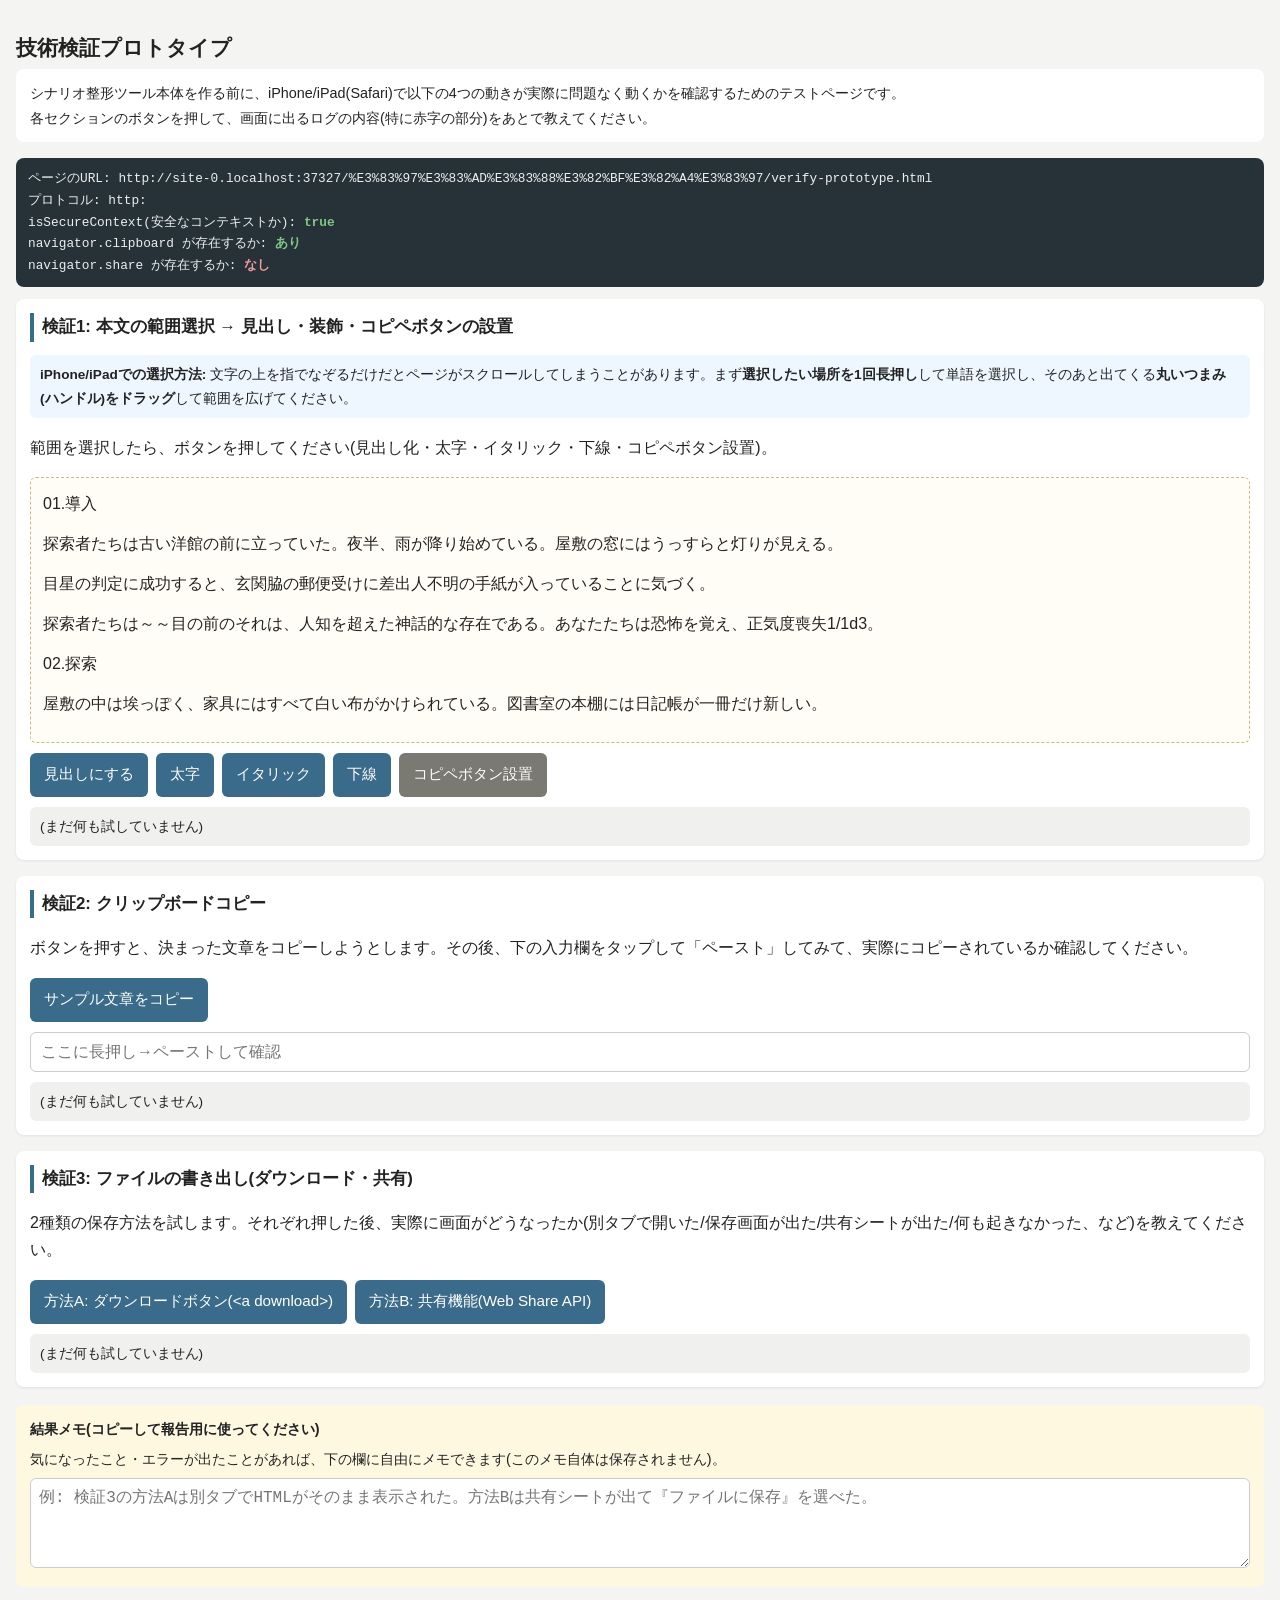
<file: プロトタイプ/verify-prototype.html>
<!DOCTYPE html>
<html lang="ja">
<head>
<meta charset="UTF-8">
<meta name="viewport" content="width=device-width, initial-scale=1.0">
<title>技術検証プロトタイプ - シナリオ整形ツール</title>
<style>
  :root {
    --accent: #3a6b8a;
    --ok: #2e7d32;
    --ng: #c62828;
    --bg-editable: #fffdf5;
  }
  * { box-sizing: border-box; }
  body {
    font-family: -apple-system, BlinkMacSystemFont, "Hiragino Sans", "Yu Gothic", sans-serif;
    margin: 0;
    padding: 16px;
    background: #f4f4f2;
    color: #222;
    line-height: 1.7;
    -webkit-text-size-adjust: 100%;
  }
  h1 { font-size: 1.3rem; margin-bottom: 4px; }
  h2 { font-size: 1.05rem; border-left: 4px solid var(--accent); padding-left: 8px; margin-top: 0; }
  .intro {
    background: #fff;
    border-radius: 8px;
    padding: 12px 14px;
    margin-bottom: 16px;
    font-size: 0.9rem;
  }
  section {
    background: #fff;
    border-radius: 8px;
    padding: 14px;
    margin-bottom: 16px;
    box-shadow: 0 1px 3px rgba(0,0,0,0.08);
  }
  .editable-area {
    background: var(--bg-editable);
    border: 1px dashed #c9b98a;
    border-radius: 6px;
    padding: 12px;
    min-height: 120px;
    font-size: 1rem;
    -webkit-user-select: text;
    user-select: text;
  }
  .editable-area p { margin: 0 0 0.8em; }
  .toolbar {
    display: flex;
    flex-wrap: wrap;
    gap: 8px;
    margin: 10px 0;
  }
  button {
    -webkit-appearance: none;
    appearance: none;
    border: none;
    background: var(--accent);
    color: #fff;
    padding: 10px 14px;
    border-radius: 6px;
    font-size: 0.95rem;
    min-height: 44px;
    touch-action: manipulation;
  }
  button:active { opacity: 0.75; }
  button.secondary { background: #7a7a72; }
  .log {
    margin-top: 10px;
    font-size: 0.85rem;
    background: #f0f0ee;
    border-radius: 6px;
    padding: 8px 10px;
    white-space: pre-wrap;
    word-break: break-word;
    max-height: 180px;
    overflow-y: auto;
  }
  .log .ok { color: var(--ok); font-weight: bold; }
  .log .ng { color: var(--ng); font-weight: bold; }
  .heading-mark {
    display: inline-block;
    font-weight: bold;
    font-size: 1.1em;
    background: #ffe9a8;
    padding: 0 4px;
    border-radius: 3px;
  }
  .cp-target { background: #e3f1ff; border-radius: 3px; padding: 0 2px; }
  .cp-btn {
    display: inline-block;
    margin-left: 4px;
    padding: 2px 8px;
    font-size: 0.8rem;
    min-height: auto;
    vertical-align: middle;
  }
  .report-box {
    margin-top: 18px;
    padding: 12px 14px;
    background: #fff8e1;
    border-radius: 8px;
    font-size: 0.9rem;
  }
  .report-box textarea {
    width: 100%;
    min-height: 90px;
    font-size: 1rem;
    padding: 8px;
    border-radius: 6px;
    border: 1px solid #ccc;
  }
  .diag {
    background: #263238;
    color: #eceff1;
    border-radius: 8px;
    padding: 10px 12px;
    margin-bottom: 12px;
    font-size: 0.8rem;
    font-family: monospace;
    white-space: pre-wrap;
  }
  .diag .yes { color: #81c784; font-weight: bold; }
  .diag .no { color: #ef9a9a; font-weight: bold; }
  .howto {
    background: #eef6ff;
    border-radius: 6px;
    padding: 8px 10px;
    font-size: 0.85rem;
    margin-bottom: 8px;
  }
</style>
</head>
<body>

<h1>技術検証プロトタイプ</h1>
<div class="intro">
  シナリオ整形ツール本体を作る前に、iPhone/iPad(Safari)で以下の4つの動きが実際に問題なく動くかを確認するためのテストページです。<br>
  各セクションのボタンを押して、画面に出るログの内容(特に赤字の部分)をあとで教えてください。
</div>

<div id="diagBox" class="diag">(診断情報を読み込み中...)</div>

<section>
  <h2>検証1: 本文の範囲選択 → 見出し・装飾・コピペボタンの設置</h2>
  <div class="howto">
    <strong>iPhone/iPadでの選択方法:</strong> 文字の上を指でなぞるだけだとページがスクロールしてしまうことがあります。まず<strong>選択したい場所を1回長押し</strong>して単語を選択し、そのあと出てくる<strong>丸いつまみ(ハンドル)をドラッグ</strong>して範囲を広げてください。
  </div>
  <p>範囲を選択したら、ボタンを押してください(見出し化・太字・イタリック・下線・コピペボタン設置)。</p>
  <div id="editable" class="editable-area" contenteditable="true">
    <p>01.導入</p>
    <p>探索者たちは古い洋館の前に立っていた。夜半、雨が降り始めている。屋敷の窓にはうっすらと灯りが見える。</p>
    <p>目星の判定に成功すると、玄関脇の郵便受けに差出人不明の手紙が入っていることに気づく。</p>
    <p>探索者たちは～～目の前のそれは、人知を超えた神話的な存在である。あなたたちは恐怖を覚え、正気度喪失1/1d3。</p>
    <p>02.探索</p>
    <p>屋敷の中は埃っぽく、家具にはすべて白い布がかけられている。図書室の本棚には日記帳が一冊だけ新しい。</p>
  </div>
  <div class="toolbar">
    <button onmousedown="captureSelection(event)" onclick="markSelection('heading')">見出しにする</button>
    <button onmousedown="captureSelection(event)" onclick="markSelection('bold')">太字</button>
    <button onmousedown="captureSelection(event)" onclick="markSelection('italic')">イタリック</button>
    <button onmousedown="captureSelection(event)" onclick="markSelection('underline')">下線</button>
    <button class="secondary" onmousedown="captureSelection(event)" onclick="markSelection('copybtn')">コピペボタン設置</button>
  </div>
  <div id="log1" class="log">(まだ何も試していません)</div>
</section>

<section>
  <h2>検証2: クリップボードコピー</h2>
  <p>ボタンを押すと、決まった文章をコピーしようとします。その後、下の入力欄をタップして「ペースト」してみて、実際にコピーされているか確認してください。</p>
  <div class="toolbar">
    <button onclick="testClipboard()">サンプル文章をコピー</button>
  </div>
  <input type="text" id="pasteCheck" placeholder="ここに長押し→ペーストして確認" style="width:100%; padding:10px; font-size:1rem; border-radius:6px; border:1px solid #ccc;">
  <div id="log2" class="log">(まだ何も試していません)</div>
</section>

<section>
  <h2>検証3: ファイルの書き出し(ダウンロード・共有)</h2>
  <p>2種類の保存方法を試します。それぞれ押した後、実際に画面がどうなったか(別タブで開いた/保存画面が出た/共有シートが出た/何も起きなかった、など)を教えてください。</p>
  <div class="toolbar">
    <button onclick="testDownload()">方法A: ダウンロードボタン(&lt;a download&gt;)</button>
    <button onclick="testShare()">方法B: 共有機能(Web Share API)</button>
  </div>
  <div id="log3" class="log">(まだ何も試していません)</div>
</section>

<div class="report-box">
  <strong>結果メモ(コピーして報告用に使ってください)</strong>
  <p style="margin:6px 0;">気になったこと・エラーが出たことがあれば、下の欄に自由にメモできます(このメモ自体は保存されません)。</p>
  <textarea id="reportArea" placeholder="例: 検証3の方法Aは別タブでHTMLがそのまま表示された。方法Bは共有シートが出て『ファイルに保存』を選べた。"></textarea>
</div>

<script>
function log(id, message, kind) {
  var el = document.getElementById(id);
  var time = new Date().toLocaleTimeString('ja-JP');
  var cls = kind === 'ok' ? 'ok' : (kind === 'ng' ? 'ng' : '');
  var line = document.createElement('div');
  line.innerHTML = '[' + time + '] ' + (cls ? '<span class="' + cls + '">' : '') + message + (cls ? '</span>' : '');
  if (el.textContent.indexOf('まだ何も') === 0) { el.textContent = ''; }
  el.appendChild(line);
  el.scrollTop = el.scrollHeight;
}

window.onerror = function (msg, src, line, col, err) {
  log('log1', 'JSエラー発生: ' + msg + ' (行:' + line + ')', 'ng');
  return false;
};

// ---- 診断情報(プロトコル・セキュアコンテキストの確認) ----
(function showDiagnostics() {
  var box = document.getElementById('diagBox');
  var lines = [];
  lines.push('ページのURL: ' + location.href);
  lines.push('プロトコル: ' + location.protocol + (location.protocol === 'file:' ? '  ← file:// はクリップボードや共有機能が使えない可能性が高い形式です' : ''));
  lines.push('isSecureContext(安全なコンテキストか): ' + (window.isSecureContext ? '<span class="yes">true</span>' : '<span class="no">false</span>'));
  lines.push('navigator.clipboard が存在するか: ' + (navigator.clipboard ? '<span class="yes">あり</span>' : '<span class="no">なし</span>'));
  lines.push('navigator.share が存在するか: ' + (navigator.share ? '<span class="yes">あり</span>' : '<span class="no">なし</span>'));
  box.innerHTML = lines.join('\n');
})();

// ---- 検証1: 範囲選択への印付け ----
var cpCounter = 0;
var savedRange = null;

function captureSelection(e) {
  // ボタンを押した瞬間(mousedown)の時点で選択範囲を保存しておく。
  // ここでは touchstart は使わない(iOSでpreventDefaultするとタップ後のclickイベント
  // 自体が発火しなくなり、ボタンが完全に反応しなくなることが分かったため)。
  if (e && e.cancelable) { e.preventDefault(); }
  captureCurrentSelectionIfAny();
}

function captureCurrentSelectionIfAny() {
  var editable = document.getElementById('editable');
  var sel = window.getSelection();
  if (sel && sel.rangeCount > 0 && !sel.isCollapsed && editable.contains(sel.anchorNode)) {
    savedRange = sel.getRangeAt(0).cloneRange();
  }
}

// 保険として、選択状態が変化するたびにも保存しておく(mousedownのタイミングだけに
// 依存しないようにするため)。ボタンを押す前の「最後の有効な選択範囲」が常に
// savedRangeに残るようにする。
document.addEventListener('selectionchange', captureCurrentSelectionIfAny);

function markSelection(type) {
  if (!savedRange) {
    log('log1', '範囲が選択されていません(ボタンを押した時点で選択が解除されていた可能性があります)。テキストを長押し→ハンドルをドラッグして選択してからボタンを押してください。', 'ng');
    return;
  }
  var range = savedRange;
  savedRange = null;
  var editable = document.getElementById('editable');
  if (!editable.contains(range.commonAncestorContainer)) {
    log('log1', '選択範囲が本文エリアの外です。', 'ng');
    return;
  }

  try {
    if (type === 'copybtn') {
      cpCounter++;
      var cpId = 'cp-' + cpCounter;
      var span = document.createElement('span');
      span.className = 'cp-target';
      span.id = cpId;
      span.appendChild(range.extractContents());
      range.insertNode(span);

      var btn = document.createElement('button');
      btn.className = 'cp-btn';
      btn.textContent = '📋コピー';
      btn.setAttribute('onclick', "copyTarget('" + cpId + "')");
      span.parentNode.insertBefore(btn, span.nextSibling);

      log('log1', 'コピペボタンを設置しました(範囲: 「' + span.textContent.slice(0, 20) + '…」)', 'ok');
    } else {
      var wrapper = document.createElement('span');
      if (type === 'heading') { wrapper.className = 'heading-mark'; }
      if (type === 'bold') { wrapper.style.fontWeight = 'bold'; }
      if (type === 'italic') { wrapper.style.fontStyle = 'italic'; }
      if (type === 'underline') { wrapper.style.textDecoration = 'underline'; }
      wrapper.appendChild(range.extractContents());
      range.insertNode(wrapper);
      log('log1', '「' + type + '」を選択範囲に適用しました(範囲: 「' + wrapper.textContent.slice(0, 20) + '…」)', 'ok');
    }
    window.getSelection().removeAllRanges();
  } catch (e) {
    log('log1', '装飾の適用に失敗しました: ' + e.message + '(段落をまたいだ選択だとここで失敗する場合があります)', 'ng');
  }
}

function copyTarget(id) {
  var el = document.getElementById(id);
  if (!el) { return; }
  copyText(el.textContent, 'log1');
}

// ---- 検証2: クリップボードコピー ----
function testClipboard() {
  var sample = 'CCB<=70 【アイデア】 (シナリオ整形ツール検証用サンプル)';
  copyText(sample, 'log2');
}

function copyText(text, logId) {
  if (navigator.clipboard && navigator.clipboard.writeText) {
    navigator.clipboard.writeText(text).then(function () {
      log(logId, 'navigator.clipboard.writeText で成功しました。', 'ok');
    }).catch(function (err) {
      log(logId, 'navigator.clipboard.writeText が失敗: ' + err.name + ' / ' + err.message + '。execCommandのフォールバックを試します。', 'ng');
      fallbackCopy(text, logId);
    });
  } else {
    log(logId, 'navigator.clipboard.writeText が利用できません。execCommandのフォールバックを試します。', 'ng');
    fallbackCopy(text, logId);
  }
}

function fallbackCopy(text, logId) {
  try {
    var ta = document.createElement('textarea');
    ta.value = text;
    ta.style.position = 'fixed';
    ta.style.left = '-9999px';
    document.body.appendChild(ta);
    ta.focus();
    ta.select();
    var ok = document.execCommand('copy');
    document.body.removeChild(ta);
    if (ok) {
      log(logId, 'execCommand(\'copy\') で成功しました(フォールバック経由)。', 'ok');
    } else {
      log(logId, 'execCommand(\'copy\') も失敗しました。', 'ng');
    }
  } catch (e) {
    log(logId, 'フォールバックも例外で失敗: ' + e.message, 'ng');
  }
}

// ---- 検証3: ファイル書き出し ----
function buildSampleHtml() {
  return '<!DOCTYPE html><html><head><meta charset="UTF-8"><title>検証用サンプル書き出し</title></head><body><h1>これはテスト書き出しファイルです</h1><p>' + new Date().toISOString() + '</p></body></html>';
}

function testDownload() {
  try {
    var blob = new Blob([buildSampleHtml()], { type: 'text/html' });
    var url = URL.createObjectURL(blob);
    var a = document.createElement('a');
    a.href = url;
    a.download = 'テスト書き出し_' + Date.now() + '.html';
    document.body.appendChild(a);
    a.click();
    document.body.removeChild(a);
    setTimeout(function () { URL.revokeObjectURL(url); }, 5000);
    log('log3', '<a download>を実行しました。実際に「ダウンロード」または「保存」の動きになったか、別タブで中身が表示されただけだったかを見てください。', 'ok');
  } catch (e) {
    log('log3', '<a download>の実行中にエラー: ' + e.message, 'ng');
  }
}

function testShare() {
  if (!navigator.share) {
    log('log3', 'navigator.share (Web Share API) がこの環境では利用できません。', 'ng');
    return;
  }
  try {
    var blob = new Blob([buildSampleHtml()], { type: 'text/html' });
    var file = new File([blob], 'テスト書き出し.html', { type: 'text/html' });
    if (navigator.canShare && !navigator.canShare({ files: [file] })) {
      log('log3', 'このファイルは共有できないと判定されました(canShareがfalse)。', 'ng');
      return;
    }
    navigator.share({
      files: [file],
      title: 'シナリオ整形ツール検証',
      text: '技術検証プロトタイプからのテスト書き出しです'
    }).then(function () {
      log('log3', 'navigator.share が成功しました(共有シートで保存できたか確認してください)。', 'ok');
    }).catch(function (err) {
      log('log3', 'navigator.share が失敗またはキャンセル: ' + err.name + ' / ' + err.message, 'ng');
    });
  } catch (e) {
    log('log3', 'navigator.share の実行中にエラー: ' + e.message, 'ng');
  }
}
</script>

</body>
</html>
</file>
<file: style.css>
:root {
  /* 青系ブランドカラーはダークモードで見づらいとの指摘(2026-07-27、Mikoto要望)により
     オレンジ系に変更。さらに「iOSのsystem colorのorange」を想定色として指定された
     ため(2026-07-27)、AppleのHuman Interface Guidelinesで定義されているiOS標準の
     systemOrange(ライト#FF9500/ダーク#FF9F0A)をそのまま採用した。 */
  --accent: #ff9500;
  /* メニューの見出し文字(編集ツール/アウトラインなど)が見づらいとの指摘(2026-07-27、
     Mikoto報告)により、より濃いオレンジに変更した。 */
  --accent-dark: #7a4700;
  --danger: #c62828;
  --bg: #f4f4f2;
  --panel-bg: #ffffff;
  --editable-bg: #f0f0ec;
  --editable-border: #c6c6c0;
  --border: #ddd6c4;
  --heading-bg: #d8d8d0;
  --cp-bg: #ffe9cc;
  --text: #222222;
  --text-muted: #555555;
  --text-faint: #888888;
  --input-bg: #ffffff;
  --input-border: #cccccc;
  --icon-btn-bg: #eeeeee;
  --btn-secondary-bg: #7a7a72;
  /* ヘッダーはブランドカラーとして、ダーク/ライトどちらでも固定色にする(2026-07-24、Mikoto要望)。
     2026-07-27にオレンジ(iOS systemOrangeのライト値)へ変更。 */
  --header-bg: #ff9500;
  --header-text: #ffffff;
  /* 編集用リボン(.mini-toolbar)は元々ダーク固定色だったが、ライトモードで
     周囲より暗く浮いてしまうとの指摘(2026-07-27、Mikoto報告)により、
     テーマに応じて色が変わるようにした。 */
  --toolbar-bg: #dcdcdc;
  --toolbar-btn-bg: #f3f3f3;
  --toolbar-btn-text: #222222;
  --toolbar-sep: rgba(0, 0, 0, 0.15);
  /* 検索の一致箇所(5.16)。ブランドカラーのオレンジは見出し等で使っているため、
     検索マークは黄色系にして区別できるようにしている(2026-07-27)。 */
  --search-hit-bg: #ffe97a;
  --search-hit-current-bg: #ffd21e;
}

/* ダークモード対応(OSのカラースキーム設定に追従、2026-07-24) */
@media (prefers-color-scheme: dark) {
  :root {
    /* iOS systemOrangeのダーク値(#FF9F0A)を採用(2026-07-27) */
    --accent: #ff9f0a;
    --accent-dark: #ffc770;
    --danger: #e57373;
    --bg: #1c1c1e;
    --panel-bg: #28282c;
    --editable-bg: #2a2a2c;
    --editable-border: #55554f;
    --border: #47453c;
    --heading-bg: #8c8c86;
    --cp-bg: #3d2b0a;
    --text: #e8e8e6;
    --text-muted: #b6b6b2;
    --text-faint: #8f8f8b;
    --input-bg: #333338;
    --input-border: #57574f;
    --icon-btn-bg: #3a3a3e;
    --btn-secondary-bg: #6a6a63;
    --toolbar-bg: #263238;
    --toolbar-btn-bg: #37474f;
    --toolbar-btn-text: #ffffff;
    --toolbar-sep: rgba(255, 255, 255, 0.2);
    /* ダークモードでも黄色の下地は保ち、文字色は.search-hit側で濃色に固定する */
    --search-hit-bg: #c8a415;
    --search-hit-current-bg: #ffd21e;
  }
}

* { box-sizing: border-box; }

/* [hidden]属性は、他のdisplay指定より必ず優先させる */
[hidden] { display: none !important; }

body {
  margin: 0;
  font-family: "Hiragino Sans", "Hiragino Kaku Gothic ProN", -apple-system, BlinkMacSystemFont, "Segoe UI", "Yu Gothic UI", "Yu Gothic", Meiryo, sans-serif;
  background: var(--bg);
  color: var(--text);
  line-height: 1.8;
  -webkit-text-size-adjust: 100%;
}

/* ============ ヘッダー・モード切替 ============ */

/* ヘッダーと編集用リボン(.mini-toolbar)をまとめて画面上部に固定する
   (2026-07-25、Mikoto要望。iPhone/iPad実機でOS標準のコピー&ペースト
   ポップアップとの重なりを避けるため、選択範囲追従型から常時上部固定に変更)。 */
.app-chrome {
  position: sticky;
  top: 0;
  z-index: 20;
  box-shadow: 0 1px 3px rgba(0,0,0,0.25);
  transition: opacity 0.15s ease-out;
}

/* キーボード表示中のスクロールの間だけリボンを隠す(app.js、2026-10-16、ちらつき対策)。
   隠すときは即座に(ずれた位置で見えないように)、再表示はふわっと出す。 */
.app-chrome.is-scroll-hidden {
  opacity: 0;
  pointer-events: none;
  transition: none;
}

.app-header {
  display: flex;
  align-items: center;
  gap: 12px;
  padding: 10px 12px;
  background: var(--header-bg);
  color: var(--header-text);
}

.app-header__title {
  font-size: 1.05rem;
  margin: 0;
  flex: 1;
  color: var(--header-text);
  white-space: nowrap;
  overflow: hidden;
  text-overflow: ellipsis;
}

/* ヘッダーはブランドカラー固定のため、乗せるパーツも(テーマではなく)
   ヘッダー自身の色を基準にした固定配色にする(2026-07-24、Mikoto要望) */
.mode-switch {
  display: flex;
  border: 1px solid rgba(255,255,255,0.7);
  border-radius: 8px;
  overflow: hidden;
}

.mode-switch__btn {
  border: none;
  background: transparent;
  color: var(--header-text);
  padding: 8px 14px;
  font-size: 0.9rem;
  min-height: 40px;
}

.mode-switch__btn.is-active {
  background: var(--header-text);
  color: var(--header-bg);
}

.app-header__menu-btn {
  border: none;
  background: none;
  color: var(--header-text);
  font-size: 1.4rem;
  min-width: 44px;
  min-height: 44px;
  display: none;
}

body.mode-edit .app-header__menu-btn,
body.mode-preview .app-header__menu-btn {
  display: inline-flex;
  align-items: center;
  justify-content: center;
}

/* デスクトップのプレビューモードでは目次パネルが常時表示されるが、
   書き出し操作はハンバーガーメニュー内にあるため、ボタン自体は隠さない
   (5章UI要望、2026-07-24、書き出しボタンのメニュー移設に伴う変更) */

/* ============ サイドバー(ハンバーガードロワー) ============ */

.sidebar-backdrop {
  position: fixed;
  inset: 0;
  background: rgba(0,0,0,0.35);
  z-index: 30;
}

.sidebar {
  position: fixed;
  top: 0;
  right: 0;
  height: 100%;
  width: min(320px, 85vw);
  background: var(--panel-bg);
  color: var(--text);
  z-index: 31;
  box-shadow: -2px 0 8px rgba(0,0,0,0.15);
  overflow-y: auto;
  padding: 12px;
}

.sidebar__header {
  display: flex;
  align-items: center;
  justify-content: space-between;
  margin-bottom: 10px;
}

.sidebar__title { font-weight: bold; }

.icon-btn {
  border: none;
  background: var(--icon-btn-bg);
  color: var(--text);
  border-radius: 6px;
  min-width: 36px;
  min-height: 36px;
  font-size: 1.1rem;
}

/* ============ 内部リンクのリンク先選択ピッカー(5.13) ============ */

.link-picker-backdrop {
  position: fixed;
  inset: 0;
  background: rgba(0,0,0,0.35);
  z-index: 45;
}

.link-picker {
  position: fixed;
  top: 50%;
  left: 50%;
  transform: translate(-50%, -50%);
  width: min(360px, 90vw);
  max-height: 80vh;
  background: var(--panel-bg);
  color: var(--text);
  z-index: 46;
  box-shadow: 0 4px 16px rgba(0,0,0,0.25);
  border-radius: 10px;
  padding: 12px;
  overflow-y: auto;
}

.link-picker__header {
  display: flex;
  align-items: center;
  justify-content: space-between;
  margin-bottom: 10px;
  font-weight: bold;
}

.link-picker__section { margin-bottom: 14px; }

.link-picker__section-title {
  font-size: 0.85rem;
  color: var(--text-faint);
  margin: 0 0 6px;
}

.link-picker__item {
  display: block;
  width: 100%;
  text-align: left;
  border: 1px solid var(--border);
  background: var(--panel-bg);
  color: var(--text);
  border-radius: 6px;
  padding: 8px;
  margin-bottom: 4px;
  font-size: 0.9rem;
  min-height: 40px;
}

.link-picker__item:active { background: var(--bg); }

/* ハンバーガーメニュー内の複数セクション(アウトライン+NPC管理など、5.2参照) */
.sidebar-section { margin-bottom: 20px; }

.sidebar-section__title {
  font-size: 0.9rem;
  margin: 0 0 8px;
  padding-bottom: 4px;
  border-bottom: 1px solid var(--border);
  color: var(--accent-dark);
}

/* ============ 汎用ボタン・パネル ============ */

.btn {
  display: inline-block;
  border: none;
  border-radius: 6px;
  padding: 10px 16px;
  font-size: 0.95rem;
  min-height: 44px;
  text-align: center;
  cursor: pointer;
  touch-action: manipulation;
  /* ボタン内で折り返すと2行になって読みづらいため1行に固定する
     (2026-07-27、Mikoto要望)。ラベル側も1行に収まる長さにしてある。 */
  white-space: nowrap;
}

/* ヘッダーと同じブランドカラーに揃える(2026-07-25、Mikoto要望)。--header-bgは
   ダーク/ライト共通の固定色のため、このボタンもテーマに関わらず同じ色になる。 */
.btn--primary { background: var(--header-bg); color: #fff; }
.btn--secondary { background: var(--btn-secondary-bg); color: #fff; }
.btn--danger { background: var(--danger); color: #fff; }
.btn--block { display: block; width: 100%; }
/* 縦に並ぶボタン同士がくっついて1つのボタンに見えてしまうため間隔をあける
   (2026-07-27、Mikoto報告。検索/次の一致箇所へ、追加読み込み/読み込み直しなど) */
.btn--block + .btn--block { margin-top: 8px; }
.btn--small { padding: 6px 10px; min-height: 36px; font-size: 0.85rem; }
/* 取扱説明書へのリンク(<a>)をボタンと同じ見た目にする(2026-09-29) */
a.btn { text-decoration: none; }
.manual-link { margin-top: 12px; }
.btn:active { opacity: 0.75; }

.panel {
  background: var(--panel-bg);
  border-radius: 8px;
  padding: 14px;
  margin: 12px;
  box-shadow: 0 1px 3px rgba(0,0,0,0.08);
}

.panel__title { font-size: 1rem; margin: 0 0 8px; }
.panel__desc { font-size: 0.85rem; color: var(--text-muted); margin: 0 0 10px; }

/* 編集エリアの説明文は、下のグレー枠(.editor-body、max-width:720px)と
   横位置が揃うようにする(2026-07-24、Mikoto報告・修正済み)。 */
#section-editor .panel__desc { max-width: 720px; margin: 0 auto 10px; }
.load-status { font-size: 0.85rem; color: var(--text-muted); margin-top: 8px; }

/* ============ 編集エリア ============ */

.editor-body {
  background: var(--editable-bg);
  color: var(--text);
  border: 1px dashed var(--editable-border);
  border-radius: 6px;
  padding: 14px;
  min-height: 200px;
  font-size: 0.95rem;
  max-width: 720px;
  margin: 0 auto;
  -webkit-user-select: text;
  user-select: text;
}

/* 段落の間の余白は、段落の外側(margin)ではなく段落自身の上下(padding)に半分ずつ持たせる
   (2026-11-20、Mikoto報告: 文末をタップしたのに次の文頭にカーソルが飛ぶ。段落の1行目と
   途中の行とで、タップを受け付ける行の太さが見えないまま違っている)。
   marginはどの段落にも属さない隙間なので、そこをタップするとブラウザが次の段落の1行目に
   寄せてカーソルを置き、1行目だけが上の余白の分だけ太くなっていた(推測。iPhone実機では
   未確認)。paddingなら隙間の上半分は前の段落の末尾、下半分は次の段落の先頭に属するため、
   タップは近いほうの行に寄る。見た目の間隔(0.9em)は変わらない。
   ただし上下半分ずつにしたあと、編集タブで段落の先頭を長押しすると前の段落まで選択される
   ようになった(2026-11-25、Mikoto報告。プレビュータブ(marginのまま)では起きず、11-20より
   前は起きていなかった)。隙間の上半分が前の段落に属するため、段落の先頭を狙った長押しが
   前の段落の余白に当たり、前の段落の末尾から選択が始まっていたと判断した(推測。iPhone実機
   では未確認)。Mikoto選択により、隙間はすべて下の段落の上側(padding-top)に持たせる。
   前の段落の文末のすぐ下をタップすると次の段落の先頭に寄りやすくなる点は、11-20以前に近い。 */
.editor-body p { margin: 0; padding: 0.9em 0 0; }
.editor-body > p:first-child { padding-top: 0; }
/* 複数段落にまたがるコピー範囲は、継ぎ目の段落の下マージンを0にした印(app.jsの
   syncCopyWrapChain。インラインstyleの margin-bottom: 0px)で段落間の隙間を消している。
   余白をpaddingに移したので、その印のある段落に続く段落の上の余白を消す。 */
.editor-body p[style*="margin-bottom: 0"] + p { padding-top: 0; }
/* 以前はコピー範囲の上下のマージン(8px)が段落のマージンと重なって吸収されていた。
   段落の端にあるコピー範囲は、段落の余白だけで間隔をとる(見た目の間隔を変えないため)。 */
.editor-body p > .cp-wrap:first-child { margin-top: 0; }
.editor-body p > .cp-wrap:last-child { margin-bottom: 0; }

.h-mark {
  display: inline-block;
  font-weight: bold;
  font-size: 1.05em;
  background: var(--heading-bg);
  border-left: 3px solid var(--accent-dark);
  padding: 1px 6px 1px 8px;
  border-radius: 3px;
}

/* コピー範囲は引用ブロックのようにまとめて表示する(2026-07-23、Mikoto要望) */
.cp-wrap {
  display: block;
  border-left: 3px solid var(--accent);
  background: var(--cp-bg);
  padding: 8px 10px;
  margin: 8px 0;
  border-radius: 0 6px 6px 0;
}

/* 複数段落にまたがるコピー範囲は、段落ごとに個別の.cp-wrapで包んでいる
   (app.jsのapplyCopyButtonMark参照)が、見た目は1つの引用ブロックとして
   つながって見えるよう、先頭/中間/末尾で余白・角丸を継ぎ目なく調整する
   (2026-07-25、Mikoto報告: 修正直後に1行ごとの表示になってしまったため復元) */
.cp-wrap--first { margin-bottom: 0; border-radius: 0 6px 0 0; }
.cp-wrap--mid { margin-top: 0; margin-bottom: 0; border-radius: 0; }
.cp-wrap--last { margin-top: 0; border-radius: 0 0 6px 0; }
.cp-wrap--first .cp-target,
.cp-wrap--mid .cp-target { margin-bottom: 0; }

.cp-target { display: block; margin-bottom: 6px; }

.cp-btn {
  display: inline-block;
  padding: 4px 10px;
  font-size: 0.8rem;
  min-height: auto;
  border: none;
  border-radius: 5px;
  background: var(--accent);
  color: #fff;
  cursor: pointer;
}

/* ============ トースト通知 ============ */

.toast {
  position: fixed;
  bottom: 70px;
  left: 50%;
  transform: translateX(-50%);
  background: #263238;
  color: #fff;
  padding: 8px 18px;
  border-radius: 20px;
  font-size: 0.85rem;
  z-index: 50;
  box-shadow: 0 2px 8px rgba(0,0,0,0.3);
  max-width: 90vw;
  text-align: center;
}

.toast.is-error { background: var(--danger); }

/* ============ 編集用リボン(旧ミニツールバー) ============ */

/* 選択範囲に追従させず、画面上部(ヘッダー直下)に常時ドッキングさせる
   (2026-07-25、Mikoto要望・iPhone/iPad実機報告)。ボタン数が多く狭い画面には
   収まりきらないため、折り返さず横スクロールにする(Wordのリボンのイメージ)。 */
.mini-toolbar {
  display: flex;
  align-items: center;
  gap: 4px;
  background: var(--toolbar-bg);
  padding: 6px 8px;
  overflow-x: auto;
  -webkit-overflow-scrolling: touch;
}

.mini-toolbar button {
  flex: 0 0 auto;
  border: none;
  background: var(--toolbar-btn-bg);
  color: var(--toolbar-btn-text);
  border-radius: 6px;
  min-width: 40px;
  min-height: 40px;
  font-size: 0.95rem;
  white-space: nowrap;
}

.mini-toolbar button:active { background: var(--accent); color: #fff; }

/* 検索バーを開いている間は🔍ボタンを押下状態として見せる(2026-07-27) */
.mini-toolbar button.is-active { background: var(--accent); color: #fff; }

.mini-toolbar button:disabled {
  opacity: 0.4;
}

/* リボンのアイコン(2026-09-28、Mikoto作成のPNG)。PNGは1色・背景透明のため、
   形だけをマスクとして使い、色はボタンの文字色(currentColor)で塗る。これでライト/ダーク
   どちらのテーマでも、押下中(背景がアクセント色・文字色が白)でも見やすくなる。
   ファイル名は日本語のため、URLはエンコードして書いている。 */
.ribbon-icon {
  display: inline-block;
  width: 22px;
  height: 22px;
  vertical-align: middle;
  background-color: currentColor;
  -webkit-mask-repeat: no-repeat;
  mask-repeat: no-repeat;
  -webkit-mask-position: center;
  mask-position: center;
  -webkit-mask-size: contain;
  mask-size: contain;
}
.ribbon-icon--undo { -webkit-mask-image: url("%E5%85%83%E3%81%AB%E6%88%BB%E3%81%99.png"); mask-image: url("%E5%85%83%E3%81%AB%E6%88%BB%E3%81%99.png"); }
.ribbon-icon--find { -webkit-mask-image: url("%E6%A4%9C%E7%B4%A2.png"); mask-image: url("%E6%A4%9C%E7%B4%A2.png"); }
.ribbon-icon--empty-line { -webkit-mask-image: url("%E7%A9%BA%E8%A1%8C%E6%8C%BF%E5%85%A5.svg"); mask-image: url("%E7%A9%BA%E8%A1%8C%E6%8C%BF%E5%85%A5.svg"); }
.ribbon-icon--heading { -webkit-mask-image: url("%E8%A6%8B%E5%87%BA%E3%81%97.svg"); mask-image: url("%E8%A6%8B%E5%87%BA%E3%81%97.svg"); }
.ribbon-icon--copybtn { -webkit-mask-image: url("%E3%82%B3%E3%83%94%E3%83%9A%E3%83%9C%E3%82%BF%E3%83%B3%E8%A8%AD%E7%BD%AE.png"); mask-image: url("%E3%82%B3%E3%83%94%E3%83%9A%E3%83%9C%E3%82%BF%E3%83%B3%E8%A8%AD%E7%BD%AE.png"); }
.ribbon-icon--split { -webkit-mask-image: url("%E5%88%86%E5%89%B2.png"); mask-image: url("%E5%88%86%E5%89%B2.png"); }
.ribbon-icon--npc { -webkit-mask-image: url("NPC%E3%82%AB%E3%83%BC%E3%83%89%E5%8C%96.png"); mask-image: url("NPC%E3%82%AB%E3%83%BC%E3%83%89%E5%8C%96.png"); }
.ribbon-icon--link { -webkit-mask-image: url("%E3%83%AA%E3%83%B3%E3%82%AF.png"); mask-image: url("%E3%83%AA%E3%83%B3%E3%82%AF.png"); }

.mini-toolbar__sep {
  flex: 0 0 auto;
  width: 1px;
  align-self: stretch;
  margin: 4px 2px;
  background: var(--toolbar-sep);
}

/* ============ 検索・一括置換バー(5.16) ============ */
/* サイドバーが長くなりすぎたため、旧「編集ツール」の検索・置換をここへ移した
   (2026-07-27、Mikoto要望)。リボンと同じ配色で、ヘッダー直下に固定表示する。 */

.find-bar {
  background: var(--toolbar-bg);
  padding: 6px 8px 8px;
  border-top: 1px solid var(--toolbar-sep);
}

.find-bar__row {
  display: flex;
  align-items: center;
  gap: 6px;
}

.find-bar__row + .find-bar__row { margin-top: 6px; }

.find-bar__input {
  flex: 1;
  min-width: 0;
  padding: 8px;
  font-size: 16px; /* iOSで入力時に自動ズームされないよう16px以上にする */
  border-radius: 6px;
  border: 1px solid var(--input-border);
  background: var(--input-bg);
  color: var(--text);
}

.find-bar__btn {
  flex: 0 0 auto;
  border: none;
  border-radius: 6px;
  min-height: 38px;
  padding: 0 10px;
  font-size: 0.9rem;
  background: var(--toolbar-btn-bg);
  color: var(--toolbar-btn-text);
  cursor: pointer;
  touch-action: manipulation;
}

.find-bar__btn:active { background: var(--accent); color: #fff; }
.find-bar__btn:disabled { opacity: 0.4; }
.find-bar__btn--close { padding: 0 8px; font-size: 1.1rem; }

.find-bar__status {
  margin: 6px 0 0;
  font-size: 0.75rem;
  color: var(--toolbar-btn-text);
  opacity: 0.75;
  min-height: 1em;
}

/* ============ アウトラインビュー ============ */

.outline-list { display: flex; flex-direction: column; gap: 8px; }

.outline-item {
  border: 1px solid var(--border);
  border-radius: 6px;
  padding: 8px;
}

.outline-item__row {
  display: flex;
  align-items: center;
  gap: 6px;
  margin-bottom: 6px;
}

.outline-item__level {
  font-size: 0.75rem;
  color: var(--text-faint);
  min-width: 42px;
}

.outline-item__text {
  flex: 1;
  min-width: 0;
  font-size: 0.9rem;
  border: 1px solid var(--input-border);
  background: var(--input-bg);
  color: var(--text);
  border-radius: 4px;
  padding: 6px;
}

.outline-item__toggle {
  flex-shrink: 0;
  border: none;
  background: var(--icon-btn-bg);
  color: var(--text-muted);
  border-radius: 6px;
  min-width: 34px;
  min-height: 34px;
  font-size: 0.9rem;
  line-height: 1;
}

.outline-item__toggle:active { background: var(--accent); color: #fff; }

.outline-item__jump {
  flex-shrink: 0;
  border: none;
  background: var(--icon-btn-bg);
  color: var(--text-muted);
  border-radius: 6px;
  min-width: 34px;
  min-height: 34px;
  font-size: 0.9rem;
  line-height: 1;
}

.outline-item__jump:active { background: var(--accent); color: #fff; }

.outline-item__actions {
  display: flex;
  flex-wrap: nowrap;
  gap: 4px;
}

.outline-item__action-btn {
  flex: 1 1 0;
  min-width: 0;
  padding: 6px 2px;
  min-height: 38px;
  font-size: 0.95rem;
  text-align: center;
}

.outline-empty { font-size: 0.85rem; color: var(--text-faint); }

/* ============ NPC管理フォーム(5.10、編集モード) ============ */

.npc-edit-form {
  margin-top: 8px;
  padding-top: 8px;
  border-top: 1px dashed var(--border);
}

.npc-edit-form__field { margin-bottom: 10px; }

.npc-edit-form__label {
  display: block;
  font-size: 0.8rem;
  color: var(--text-muted);
  margin-bottom: 4px;
}

.npc-edit-form__input,
.npc-edit-form__textarea {
  width: 100%;
  border: 1px solid var(--input-border);
  background: var(--input-bg);
  color: var(--text);
  border-radius: 4px;
  padding: 6px;
  font-size: 0.85rem;
  box-sizing: border-box;
  font-family: inherit;
}

.npc-edit-form__textarea { resize: vertical; }

/* ============ 編集ツール(空行削除・検索置換、ハンバーガーメニュー内) ============ */

/* 現在のファイル名など、メニュー内の補足テキスト */
.edit-tools__note {
  font-size: 0.78rem;
  color: var(--text-faint);
  margin: 6px 0 8px;
  word-break: break-all;
}

/* 検索した文字列の一致箇所(5.16)。本文データではなく一時的な表示用のマークで、
   プレビュー・書き出し・元に戻す履歴には含めない(2026-07-27、Mikoto要望)。 */
.search-hit {
  background: var(--search-hit-bg);
  /* 下地が黄色系のため、ダーク/ライトどちらでも文字は濃色で固定する */
  color: #1c1c1e;
  border-radius: 2px;
}

/* 「次の一致箇所へ」で今いる箇所だけは、他の一致箇所と区別できるよう強調する */
.search-hit--current {
  background: var(--search-hit-current-bg);
  outline: 2px solid var(--accent);
}

.npc-row {
  display: flex;
  gap: 4px;
  margin-bottom: 4px;
  align-items: center;
}

.npc-row__input {
  flex: 1;
  min-width: 0;
  border: 1px solid var(--input-border);
  background: var(--input-bg);
  color: var(--text);
  border-radius: 4px;
  padding: 5px;
  font-size: 0.82rem;
}

.npc-row__del {
  flex-shrink: 0;
  min-width: 30px;
  min-height: 30px;
  font-size: 0.9rem;
}

/* ============ NPCカード(5.10・5.11、プレビューモード) ============ */

.npc-card {
  border: 1px solid var(--border);
  border-radius: 8px;
  padding: 10px;
  margin-bottom: 12px;
  background: var(--panel-bg);
}

.npc-card__name { font-weight: bold; font-size: 1rem; margin-bottom: 4px; }

.npc-card__profile {
  font-size: 0.85rem;
  color: var(--text-muted);
  white-space: pre-wrap;
  margin: 0 0 8px;
}

.npc-card__section { margin-bottom: 8px; }
.npc-card__section-title { font-size: 0.78rem; color: var(--text-faint); margin-bottom: 4px; }

.npc-card__stat-grid { display: flex; flex-wrap: wrap; gap: 4px 8px; }

.npc-card__stat-cell {
  font-size: 0.8rem;
  background: var(--bg);
  border-radius: 4px;
  padding: 2px 6px;
}

.npc-card__skills { display: flex; flex-direction: column; gap: 2px; }
.npc-card__skill-line { font-size: 0.78rem; font-family: monospace; }

.npc-card__actions { display: flex; flex-wrap: wrap; gap: 6px; margin-top: 8px; }

/* リンクからジャンプしてきたNPCカードを一時的に目立たせる(5.13) */
.npc-card--highlight { outline: 3px solid var(--accent); outline-offset: 2px; }

/* ============ 内部リンク(5.13) ============ */

.int-link {
  color: var(--accent);
  text-decoration: underline;
}

/* ============ プレビュー・トグル ============ */

.preview-layout {
  display: flex;
  gap: 16px;
  align-items: flex-start;
}

.preview-content {
  flex: 1;
  min-width: 0;
  max-width: 720px;
  margin: 0 auto;
  background: var(--panel-bg);
  border-radius: 8px;
  padding: 14px;
  font-size: 0.95rem;
}

.preview-content p { margin: 0 0 0.9em; }

.toggle-block {
  border: 1px solid var(--border);
  border-radius: 6px;
  padding: 6px 10px;
  margin: 0 0 10px;
}

.toggle-block > summary {
  font-weight: bold;
  cursor: pointer;
  padding: 4px 0;
}

.toggle-body { padding-left: 4px; margin-top: 6px; }
.toggle-body .toggle-block { margin-left: 4px; }

.toc-panel {
  display: none;
  width: 280px;
  flex-shrink: 0;
  background: var(--panel-bg);
  border-radius: 8px;
  padding: 12px;
  position: sticky;
  top: 70px;
  max-height: calc(100vh - 90px);
  overflow-y: auto;
}

@media (min-width: 900px) {
  body.mode-preview .toc-panel { display: block; }
}

.toc-panel__title { font-size: 0.95rem; margin: 0 0 8px; }
.toc-panel__title--npc { margin-top: 18px; padding-top: 12px; border-top: 1px solid var(--border); }

.toc-list a {
  display: block;
  padding: 4px 0;
  font-size: 0.85rem;
  color: var(--accent);
  text-decoration: none;
}

.toc-list a:active { text-decoration: underline; }

/* ============ 書き出し(ハンバーガーメニュー内、5章UI要望) ============ */

.sidebar__export {
  padding-bottom: 14px;
  margin-bottom: 14px;
  border-bottom: 1px solid var(--border);
}

.sidebar__export-row {
  display: flex;
  gap: 6px;
  align-items: center;
}

.sidebar__export-row select {
  flex: 1;
  min-width: 0;
  padding: 8px 6px;
  border-radius: 6px;
  border: 1px solid var(--input-border);
  font-size: 0.85rem;
  background: var(--input-bg);
  color: var(--text);
}

.sidebar__export-row button { flex-shrink: 0; }

/* 上書き保存の保存先表示(5.14)。ファイル名は長くなりがちなので折り返しを許可する */
.export-target {
  font-size: 0.8rem;
  color: var(--text-muted);
  margin: 8px 0 0;
  overflow-wrap: anywhere;
}

#btn-export-saveas, #btn-export-share { margin-top: 8px; }

/* ============ 自動保存からの復元(5.17) ============ */

.resume {
  margin-top: 14px;
  padding-top: 12px;
  border-top: 1px solid var(--border);
}

.resume__title {
  font-size: 0.9rem;
  margin: 0 0 4px;
  color: var(--accent-dark);
}

.resume__desc {
  font-size: 0.8rem;
  color: var(--text-muted);
  margin: 0 0 10px;
}

/* ファイル名は長くなりがちなので、名前を1行に収めず折り返させる。
   狭い画面ではボタンが下に回り込むよう flex-wrap を使う。 */
.resume__row {
  display: flex;
  flex-wrap: wrap;
  gap: 6px;
  align-items: center;
  padding: 8px 0;
  border-bottom: 1px solid var(--border);
}

.resume__row:last-child { border-bottom: none; }

.resume__name {
  flex: 1 1 160px;
  min-width: 0;
  font-size: 0.85rem;
  overflow-wrap: anywhere;
}
</file>
